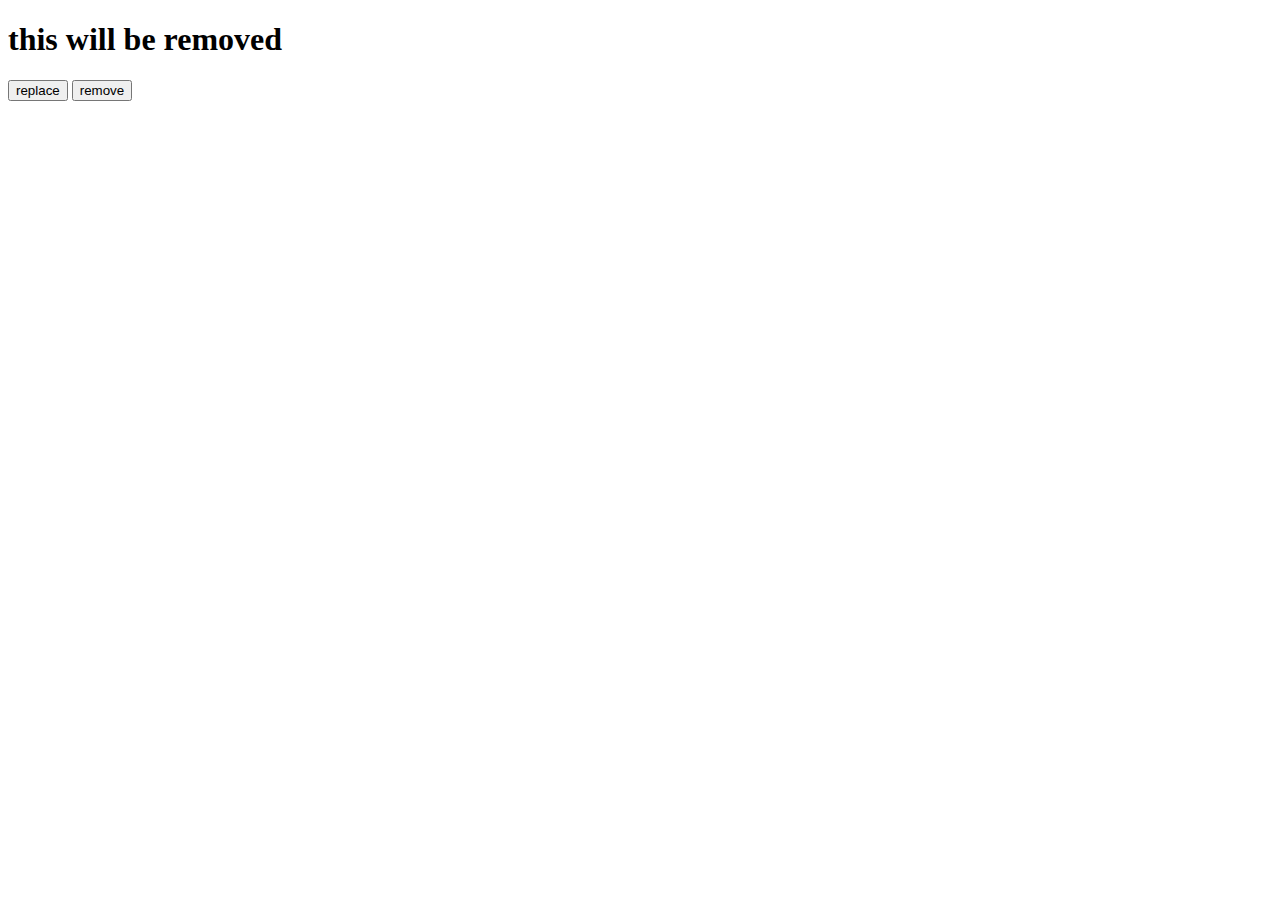
<file: HTML+JS/day14/index.html>
<!DOCTYPE html>
<html lang="en">
<head>
    <meta charset="UTF-8">
    <meta name="viewport" content="width=device-width, initial-scale=1.0">
    <title>Document</title>
</head>
<body>
    <div id="parent">
        <h1 id="child">this will be removed</h1>
    </div>



    <button onclick="replace()">replace</button>
    <button onclick="remove()" >remove</button>

    <script src="script.js"></script>
</body>
</html>
</file>
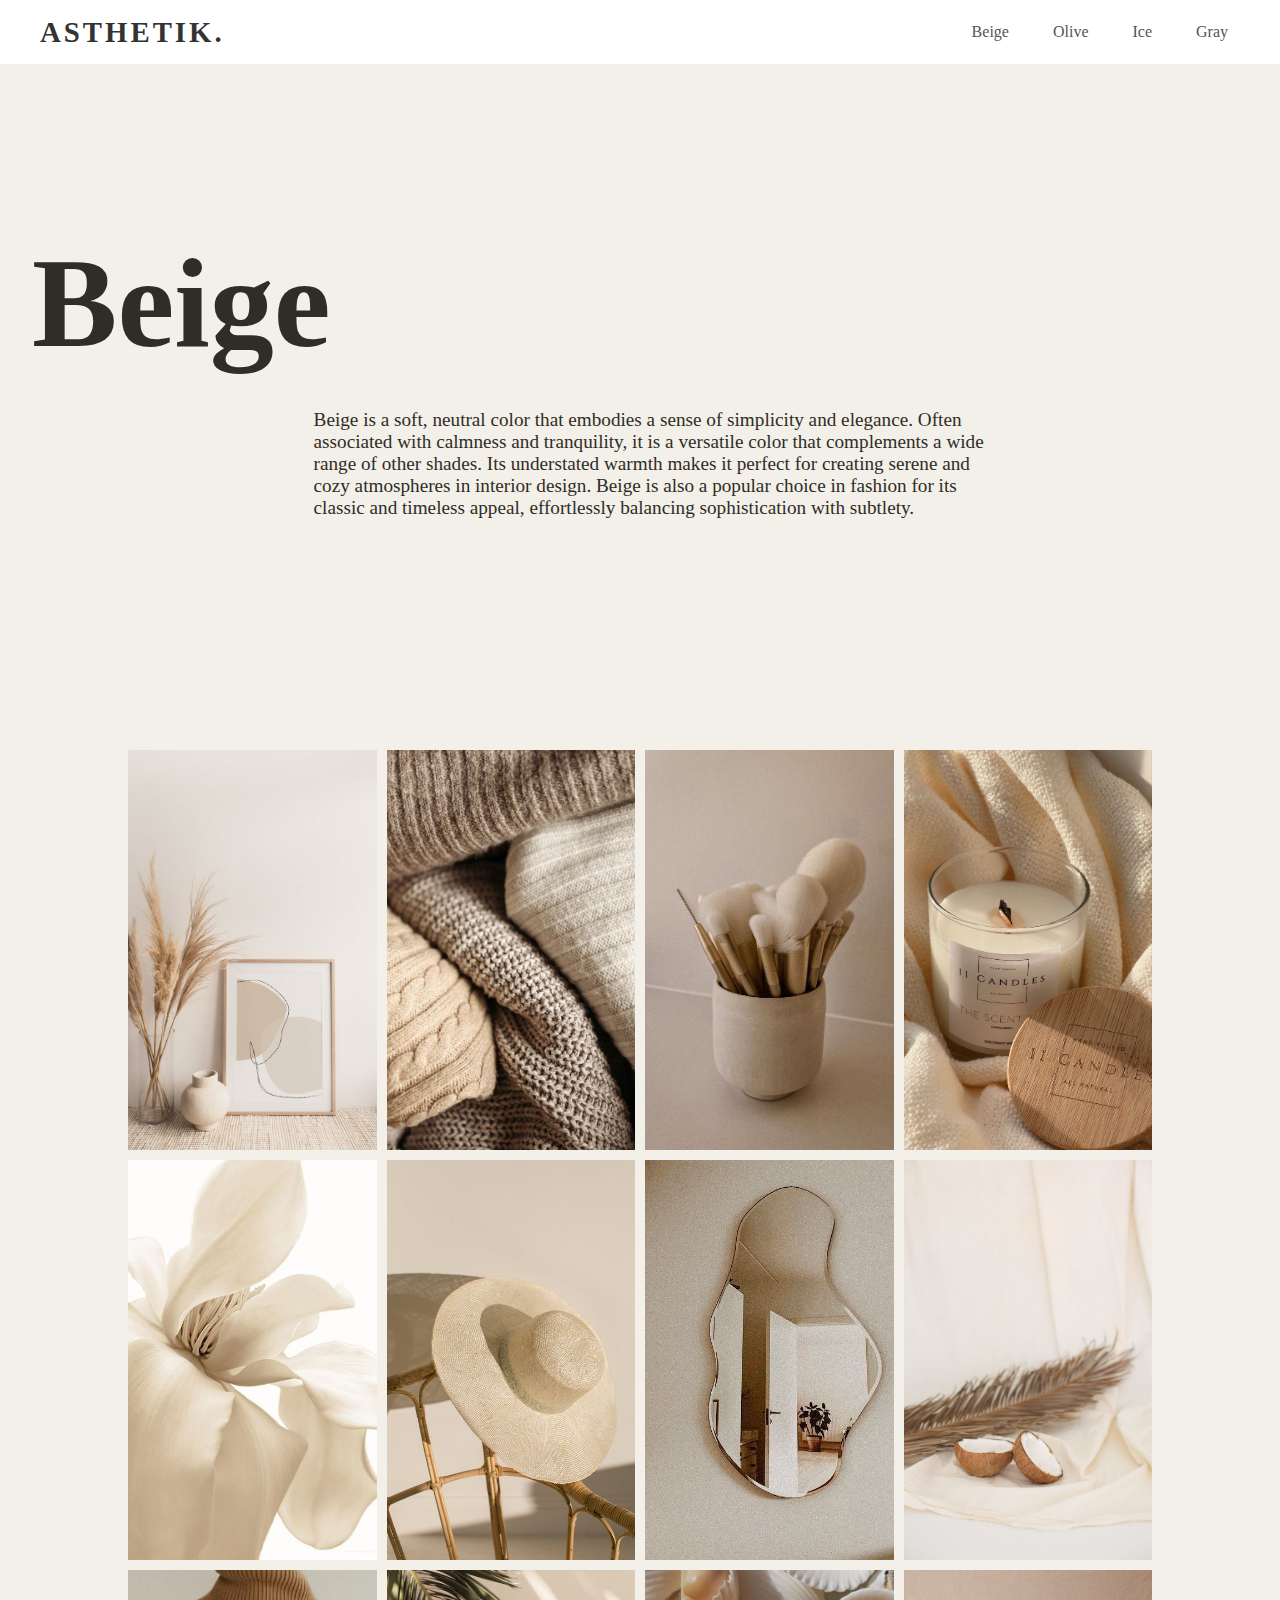
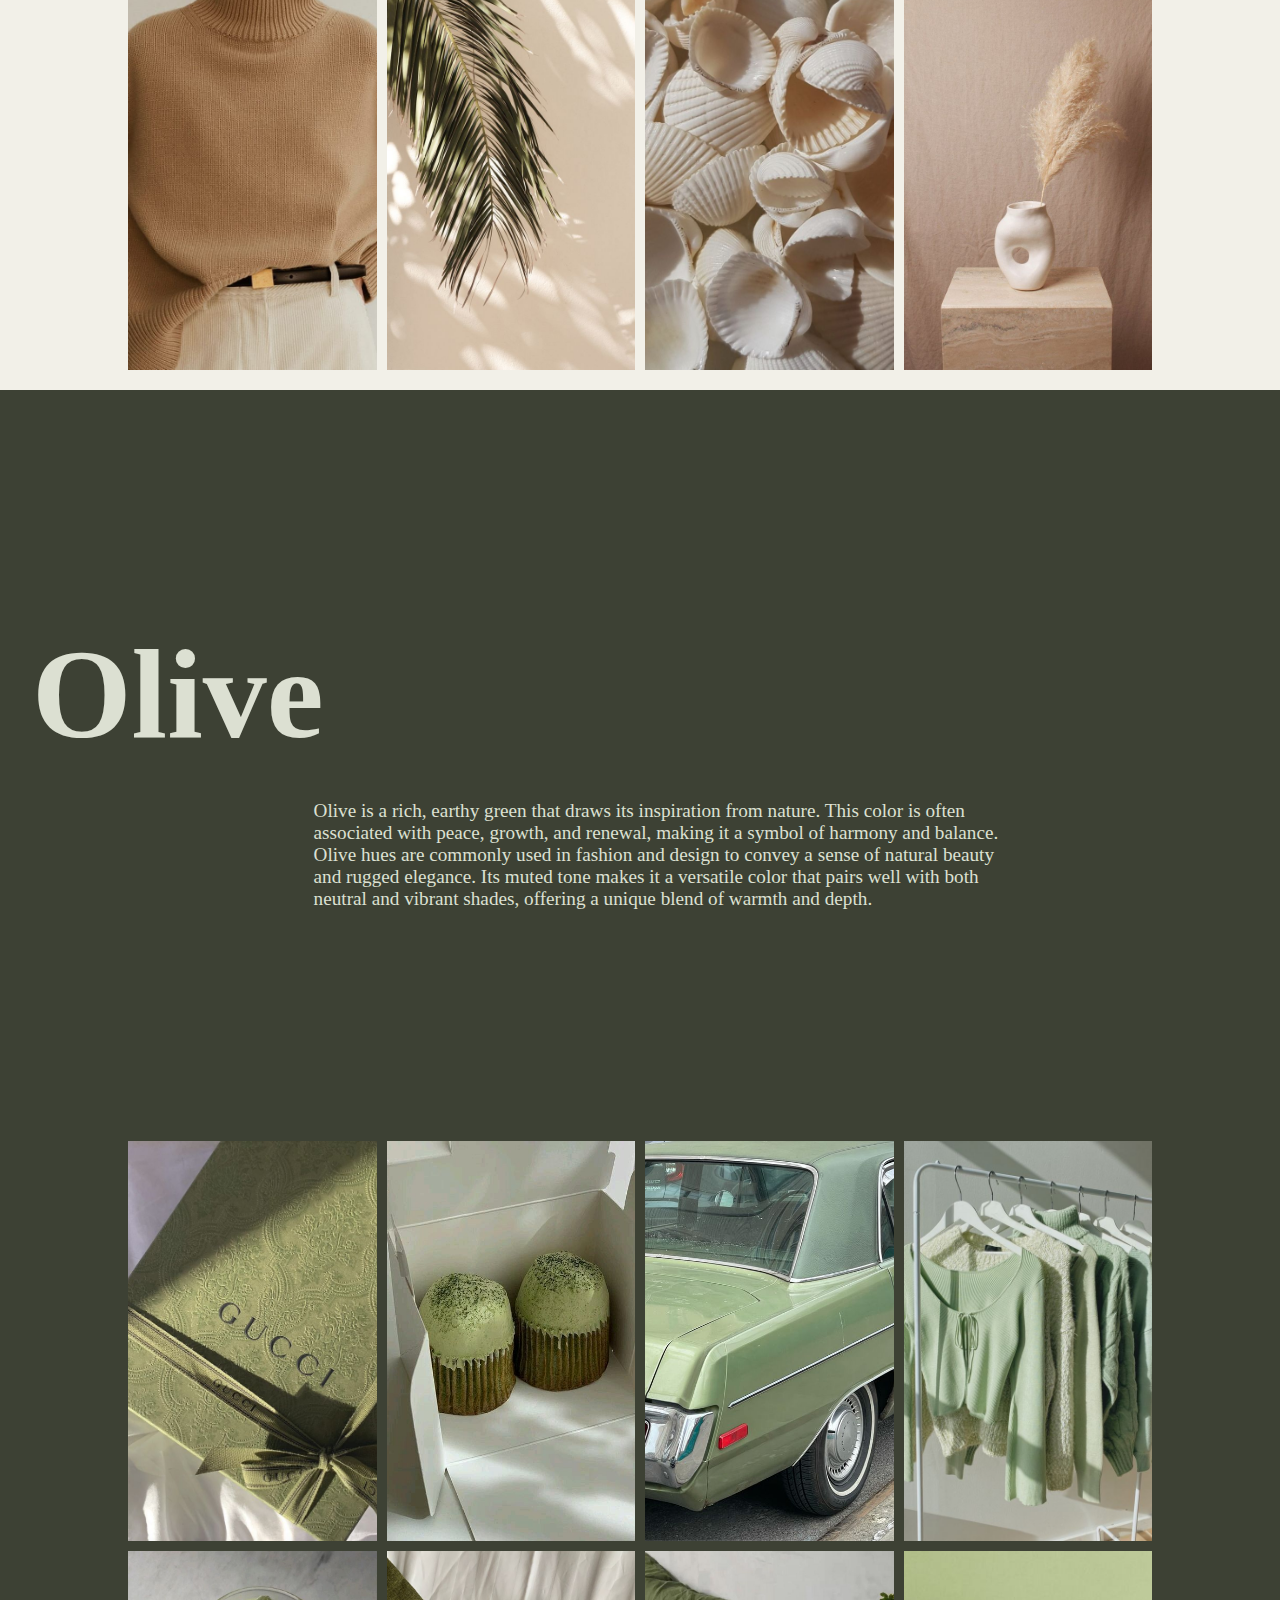
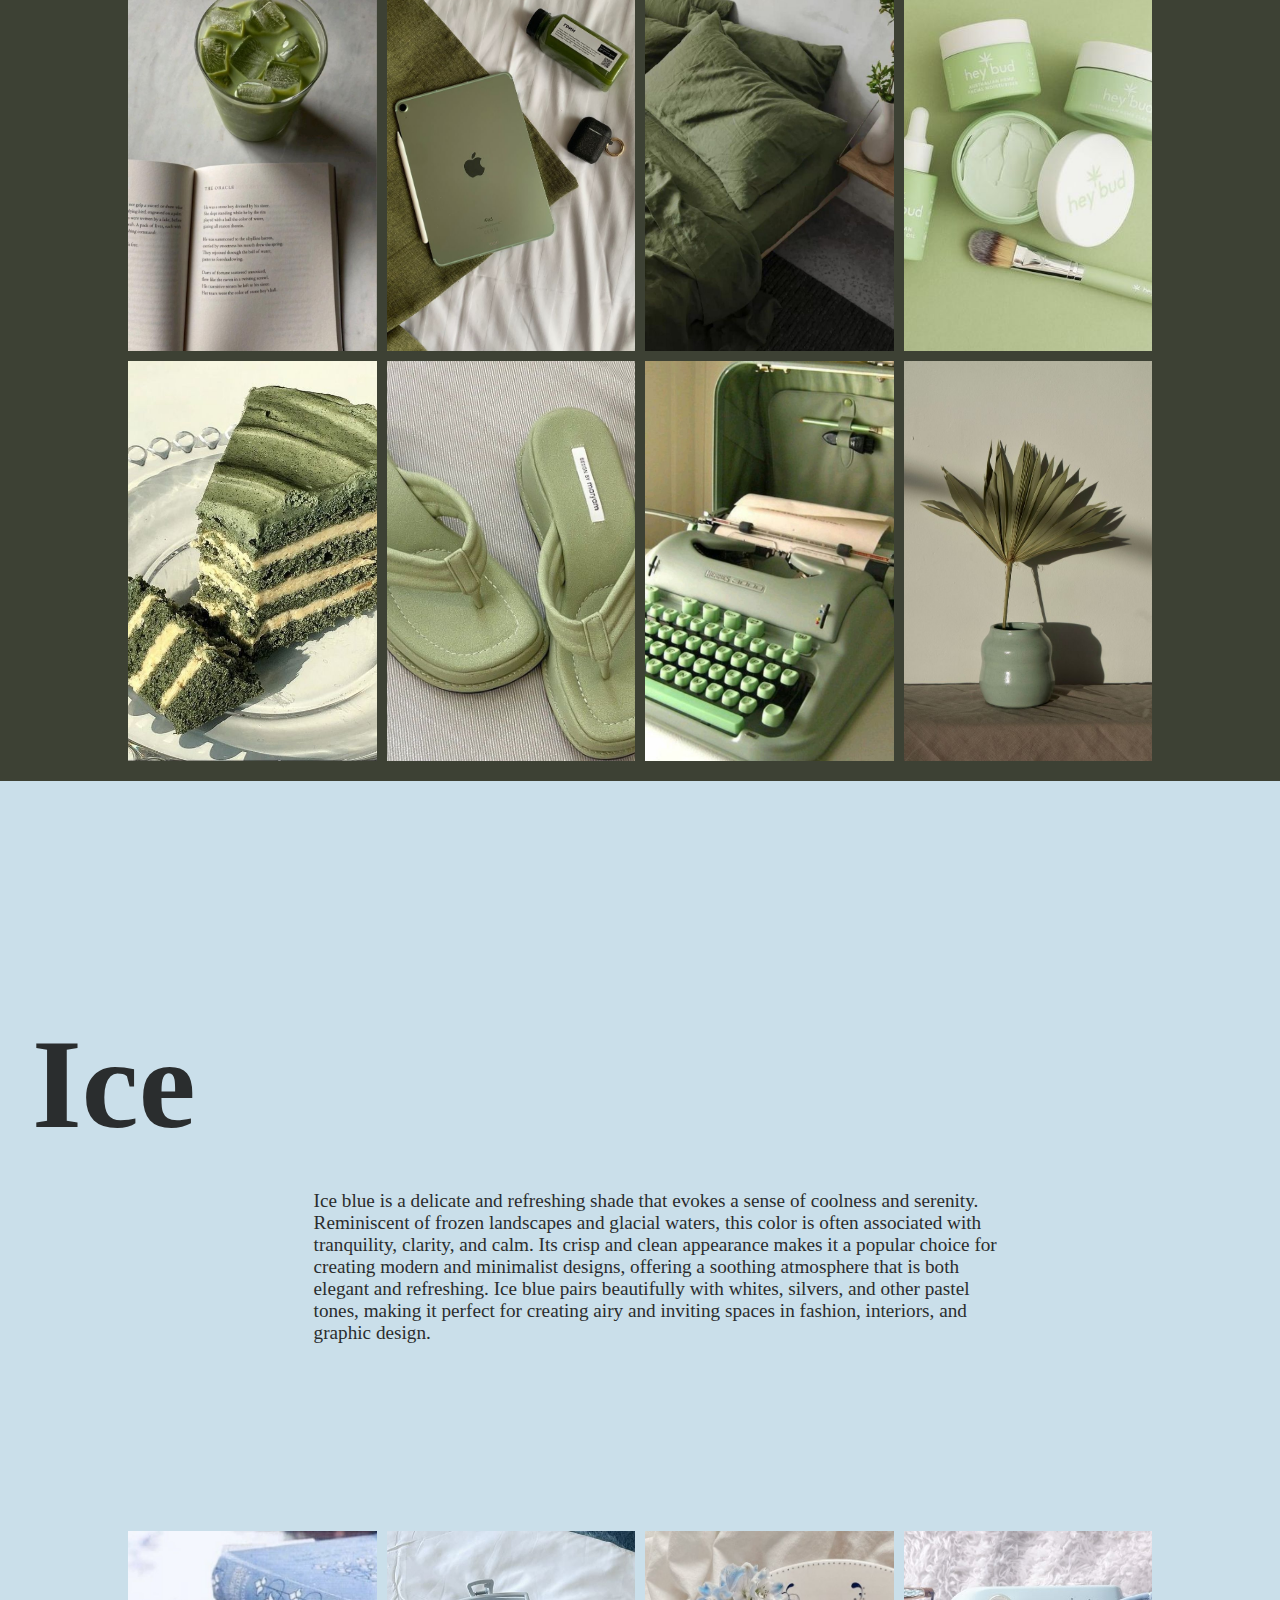
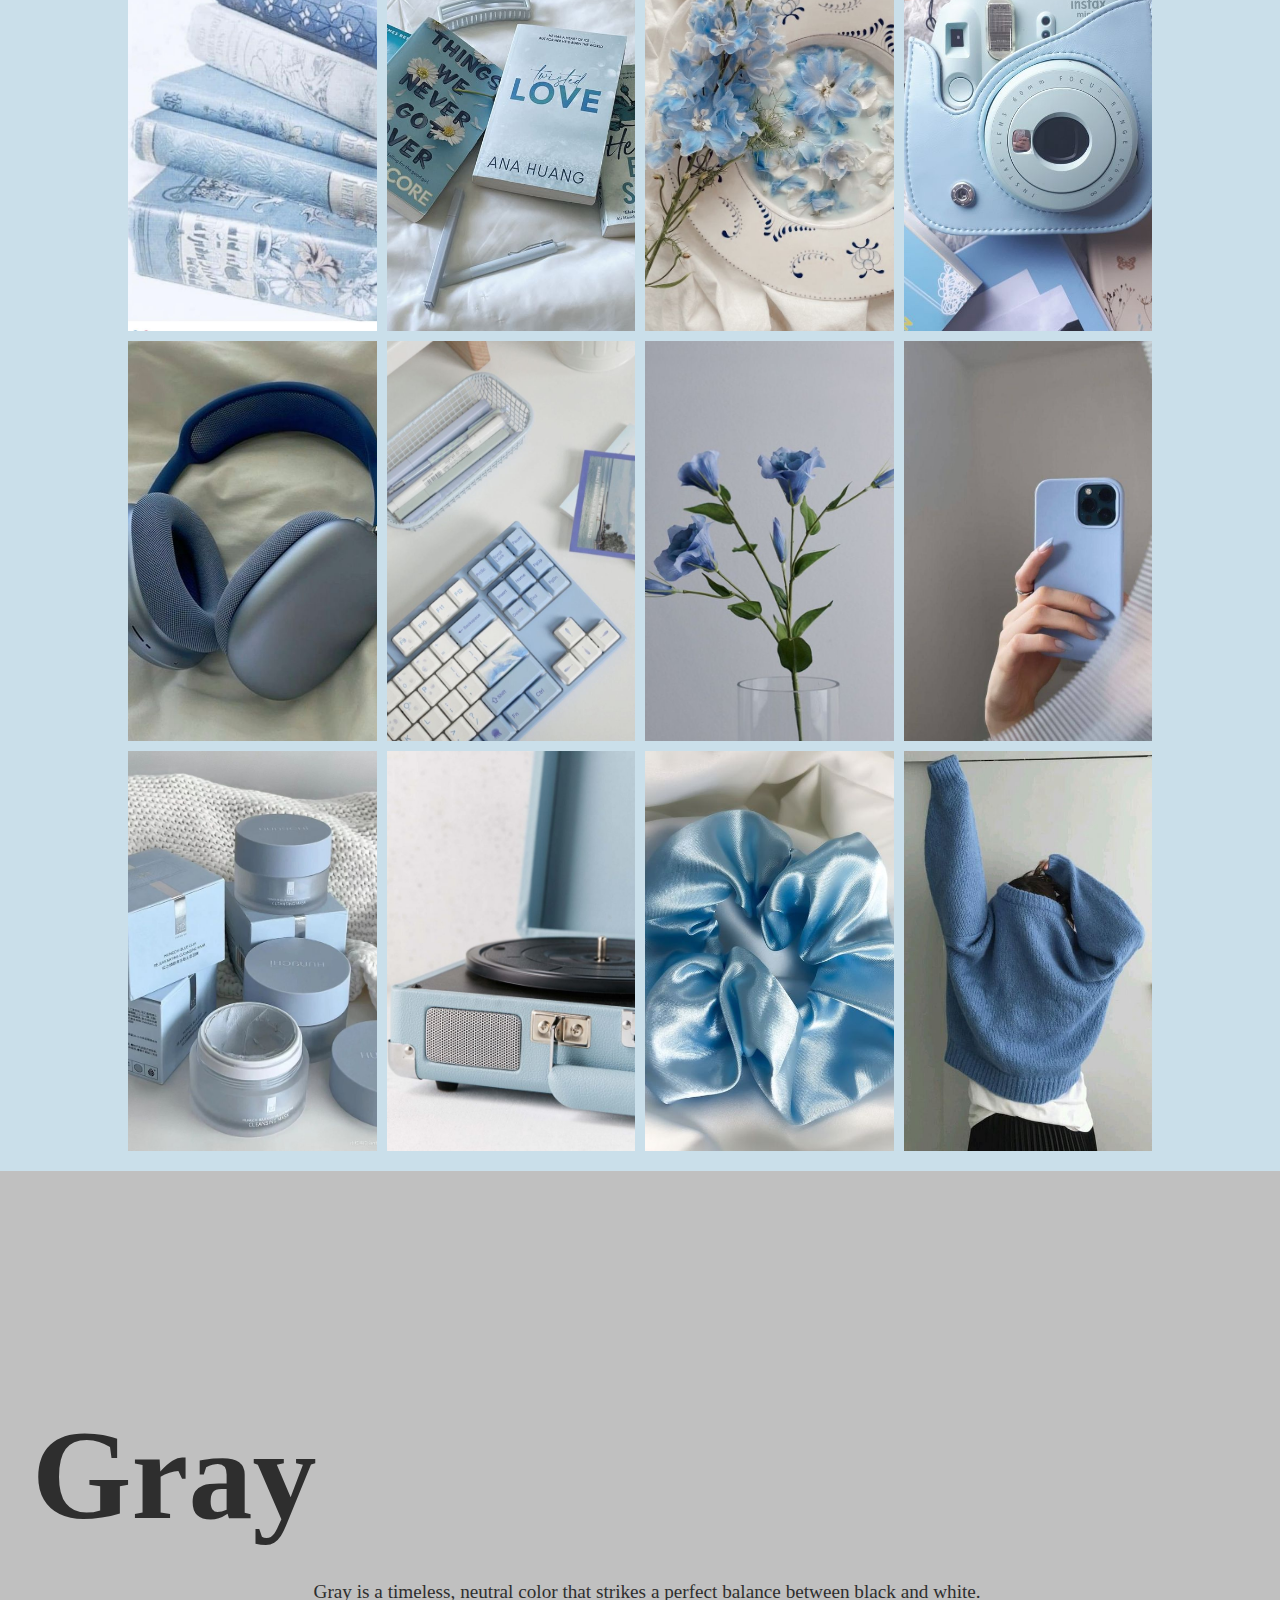
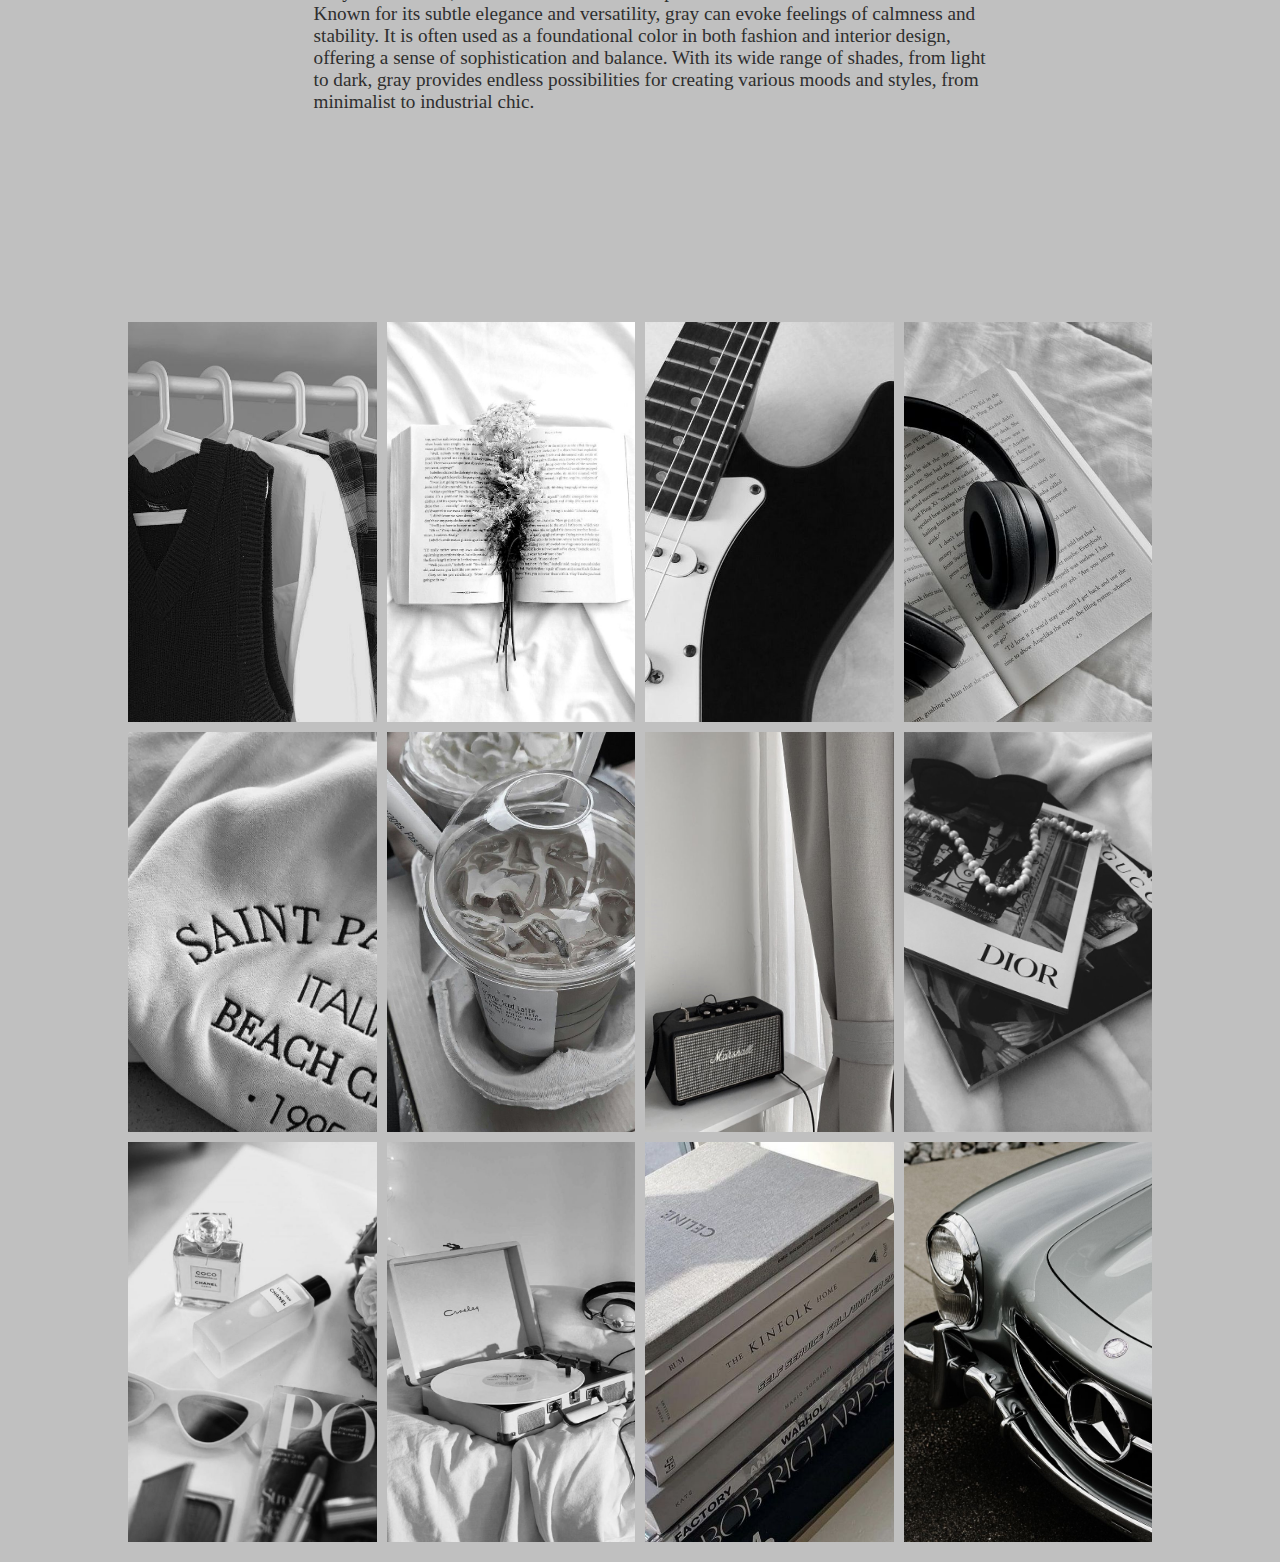
<file: HTML/day10/index.html>
<!DOCTYPE html>
<html lang="en">

<head>
    <meta charset="UTF-8">
    <meta name="viewport" content="width=device-width, initial-scale=1.0">
    <link rel="stylesheet" href="style.css">
    <title>ASTHETIK - Your Home, Your Aesthetic</title>
</head>

<body>
    <header>
        <h1 id="logo">ASTHETIK.</h1>
        <nav>
            <a href="#beige">Beige</a>
            <a href="#olive">Olive</a>
            <a href="#ice">Ice</a>
            <a href="#gray">Gray</a>
        </nav>
    </header>

    <main>
        <section id="beige">
            <article class="content">
                <h1>Beige</h1>
                <p>Beige is a soft, neutral color that embodies a sense of simplicity and elegance. Often associated
                    with
                    calmness and tranquility, it is a versatile color that complements a wide range of other shades. Its
                    understated warmth makes it perfect for creating serene and cozy atmospheres in interior design.
                    Beige
                    is also a popular choice in fashion for its classic and timeless appeal, effortlessly balancing
                    sophistication with subtlety.
                </p>
            </article>
            <div class="gallery">
                <div class="grid-item"><img src="images/Beige/image (1).jpg">
                </div>
                <div class="grid-item"><img src="images/Beige/image (2).jpg">
                </div>
                <div class="grid-item"><img src="images/Beige/image (3).jpg">
                </div>
                <div class="grid-item"><img src="images/Beige/image (4).jpg">
                </div>
                <div class="grid-item"><img src="images/Beige/image (5).jpg">
                </div>
                <div class="grid-item"><img src="images/Beige/image (6).jpg">
                </div>
                <div class="grid-item"><img src="images/Beige/image (7).jpg">
                </div>
                <div class="grid-item"><img src="images/Beige/image (8).jpg">
                </div>
                <div class="grid-item"><img src="images/Beige/image (9).jpg">
                </div>
                <div class="grid-item"><img src="images/Beige/image (10).jpg">
                </div>
                <div class="grid-item"><img src="images/Beige/image (11).jpg">
                </div>
                <div class="grid-item"><img src="images/Beige/image (12).jpg">
                </div>
            </div>

        </section>
        <section id="olive">
            <article class="content">
                <h1>Olive</h1>
                <p>Olive is a rich, earthy green that draws its inspiration from nature. This color is often associated
                    with
                    peace, growth, and renewal, making it a symbol of harmony and balance. Olive hues are commonly used
                    in
                    fashion and design to convey a sense of natural beauty and rugged elegance. Its muted tone makes it
                    a
                    versatile color that pairs well with both neutral and vibrant shades, offering a unique blend of
                    warmth
                    and depth.
                </p>
            </article>
            <div class="gallery">
                <div class="grid-item"> <img src="images/Olive/image (1).jpg">
                </div>
                <div class="grid-item"> <img src="images/Olive/image (2).jpg">
                </div>
                <div class="grid-item"> <img src="images/Olive/image (3).jpg">
                </div>
                <div class="grid-item"> <img src="images/Olive/image (4).jpg">
                </div>
                <div class="grid-item"> <img src="images/Olive/image (5).jpg">
                </div>
                <div class="grid-item"> <img src="images/Olive/image (6).jpg">
                </div>
                <div class="grid-item"> <img src="images/Olive/image (7).jpg">
                </div>
                <div class="grid-item"> <img src="images/Olive/image (8).jpg">
                </div>
                <div class="grid-item"> <img src="images/Olive/image (9).jpg">
                </div>
                <div class="grid-item"> <img src="images/Olive/image (10).jpg"> </div>
                <div class="grid-item"> <img src="images/Olive/image (11).jpg"> </div>
                <div class="grid-item"> <img src="images/Olive/image (12).jpg"> </div>
            </div>
        </section>
        <section id="ice">
            <article class="content">
                <h1>Ice</h1>
                <p>Ice blue is a delicate and refreshing shade that evokes a sense of coolness and serenity. Reminiscent
                    of frozen landscapes and glacial waters, this color is often associated with tranquility, clarity,
                    and calm. Its crisp and clean appearance makes it a popular choice for creating modern and
                    minimalist designs, offering a soothing atmosphere that is both elegant and refreshing. Ice blue
                    pairs beautifully with whites, silvers, and other pastel tones, making it perfect for creating airy
                    and inviting spaces in fashion, interiors, and graphic design.</p>
            </article>
            <div class="gallery">
                <div class="grid-item"><img src="images/Ice/image (1).jpg">
                </div>
                <div class="grid-item"> <img src="images/Ice/image (2).jpg">
                </div>
                <div class="grid-item"> <img src="images/Ice/image (3).jpg">
                </div>
                <div class="grid-item"> <img src="images/Ice/image (4).jpg">
                </div>
                <div class="grid-item"> <img src="images/Ice/image (5).jpg">
                </div>
                <div class="grid-item"> <img src="images/Ice/image (6).jpg">
                </div>
                <div class="grid-item"> <img src="images/Ice/image (7).jpg">
                </div>
                <div class="grid-item"> <img src="images/Ice/image (8).jpg">
                </div>
                <div class="grid-item"> <img src="images/Ice/image (9).jpg">
                </div>
                <div class="grid-item"> <img src="images/Ice/image (10).jpg">
                </div>
                <div class="grid-item"> <img src="images/Ice/image (11).jpg">
                </div>
                <div class="grid-item"> <img src="images/Ice/image (12).jpg">
                </div>
            </div>
        </section>
        <section id="gray">
            <article class="content">
                <h1>Gray</h1>
                <p>Gray is a timeless, neutral color that strikes a perfect balance between black and white. Known for
                    its
                    subtle elegance and versatility, gray can evoke feelings of calmness and stability. It is often used
                    as
                    a foundational color in both fashion and interior design, offering a sense of sophistication and
                    balance. With its wide range of shades, from light to dark, gray provides endless possibilities for
                    creating various moods and styles, from minimalist to industrial chic.</p>
            </article>
            <div class="gallery">
                <div class="grid-item"> <img src="images/Gray/image (1).jpg">
                </div>
                <div class="grid-item"> <img src="images/Gray/image (2).jpg">
                </div>
                <div class="grid-item"> <img src="images/Gray/image (3).jpg">
                </div>
                <div class="grid-item"> <img src="images/Gray/image (4).jpg">
                </div>
                <div class="grid-item"> <img src="images/Gray/image (5).jpg">
                </div>
                <div class="grid-item"> <img src="images/Gray/image (6).jpg">
                </div>
                <div class="grid-item"> <img src="images/Gray/image (7).jpg">
                </div>
                <div class="grid-item"> <img src="images/Gray/image (8).jpg">
                </div>
                <div class="grid-item"> <img src="images/Gray/image (9).jpg">
                </div>
                <div class="grid-item"> <img src="images/Gray/image (10).jpg">
                </div>
                <div class="grid-item"> <img src="images/Gray/image (11).jpg">
                </div>
                <div class="grid-item"> <img src="images/Gray/image (12).jpg">
                </div>
            </div>
        </section>
    </main>
</body>


</html>
</file>
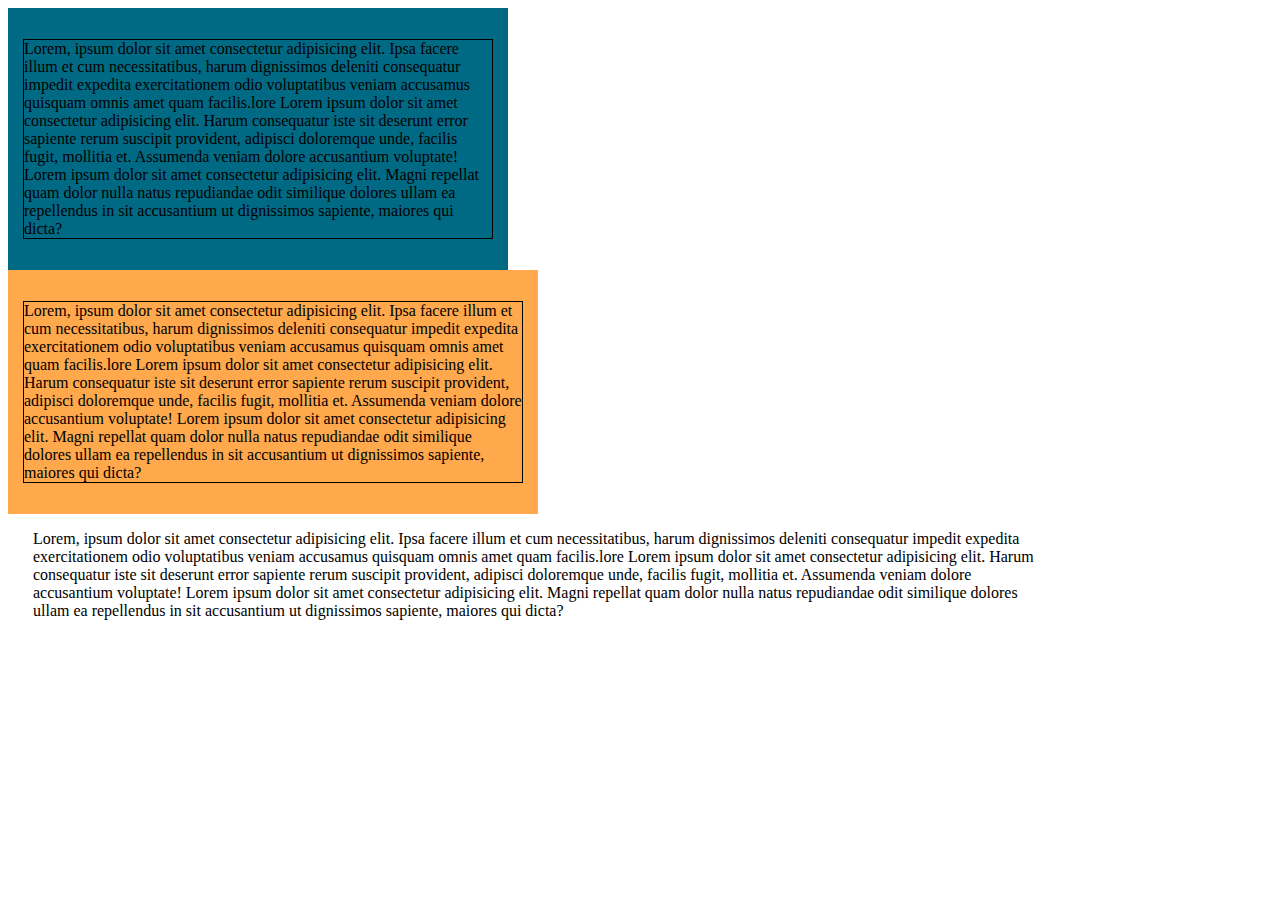
<file: HTML/day11/index.html>
<!DOCTYPE html>
<html lang="en">

<head>
    <meta charset="UTF-8">
    <meta name="viewport" content="width=device-width, initial-scale=1.0">
    <title>Document</title>
    <link rel="stylesheet" href="style.css">
</head>

<body>
    <div class="first">
        <p>Lorem, ipsum dolor sit amet consectetur adipisicing elit. Ipsa facere illum et cum necessitatibus, harum
            dignissimos deleniti consequatur impedit expedita exercitationem odio voluptatibus veniam accusamus quisquam
            omnis amet quam facilis.lore Lorem ipsum dolor sit amet consectetur adipisicing elit. Harum consequatur iste
            sit deserunt error sapiente rerum suscipit provident, adipisci doloremque unde, facilis fugit, mollitia et.
            Assumenda veniam dolore accusantium voluptate! Lorem ipsum dolor sit amet consectetur adipisicing elit.
            Magni repellat quam dolor nulla natus repudiandae odit similique dolores ullam ea repellendus in sit
            accusantium ut dignissimos sapiente, maiores qui dicta?</p>
    </div>

    <div class="second">
        <p>Lorem, ipsum dolor sit amet consectetur adipisicing elit. Ipsa facere illum et cum necessitatibus, harum
            dignissimos deleniti consequatur impedit expedita exercitationem odio voluptatibus veniam accusamus quisquam
            omnis amet quam facilis.lore Lorem ipsum dolor sit amet consectetur adipisicing elit. Harum consequatur iste
            sit deserunt error sapiente rerum suscipit provident, adipisci doloremque unde, facilis fugit, mollitia et.
            Assumenda veniam dolore accusantium voluptate! Lorem ipsum dolor sit amet consectetur adipisicing elit.
            Magni repellat quam dolor nulla natus repudiandae odit similique dolores ullam ea repellendus in sit
            accusantium ut dignissimos sapiente, maiores qui dicta?</p>
    </div>

    <div class="third">
        <p>Lorem, ipsum dolor sit amet consectetur adipisicing elit. Ipsa facere illum et cum necessitatibus, harum
            dignissimos deleniti consequatur impedit expedita exercitationem odio voluptatibus veniam accusamus quisquam
            omnis amet quam facilis.lore Lorem ipsum dolor sit amet consectetur adipisicing elit. Harum consequatur iste
            sit deserunt error sapiente rerum suscipit provident, adipisci doloremque unde, facilis fugit, mollitia et.
            Assumenda veniam dolore accusantium voluptate! Lorem ipsum dolor sit amet consectetur adipisicing elit.
            Magni repellat quam dolor nulla natus repudiandae odit similique dolores ullam ea repellendus in sit
            accusantium ut dignissimos sapiente, maiores qui dicta?</p>
    </div>

</body>

</html>
</file>
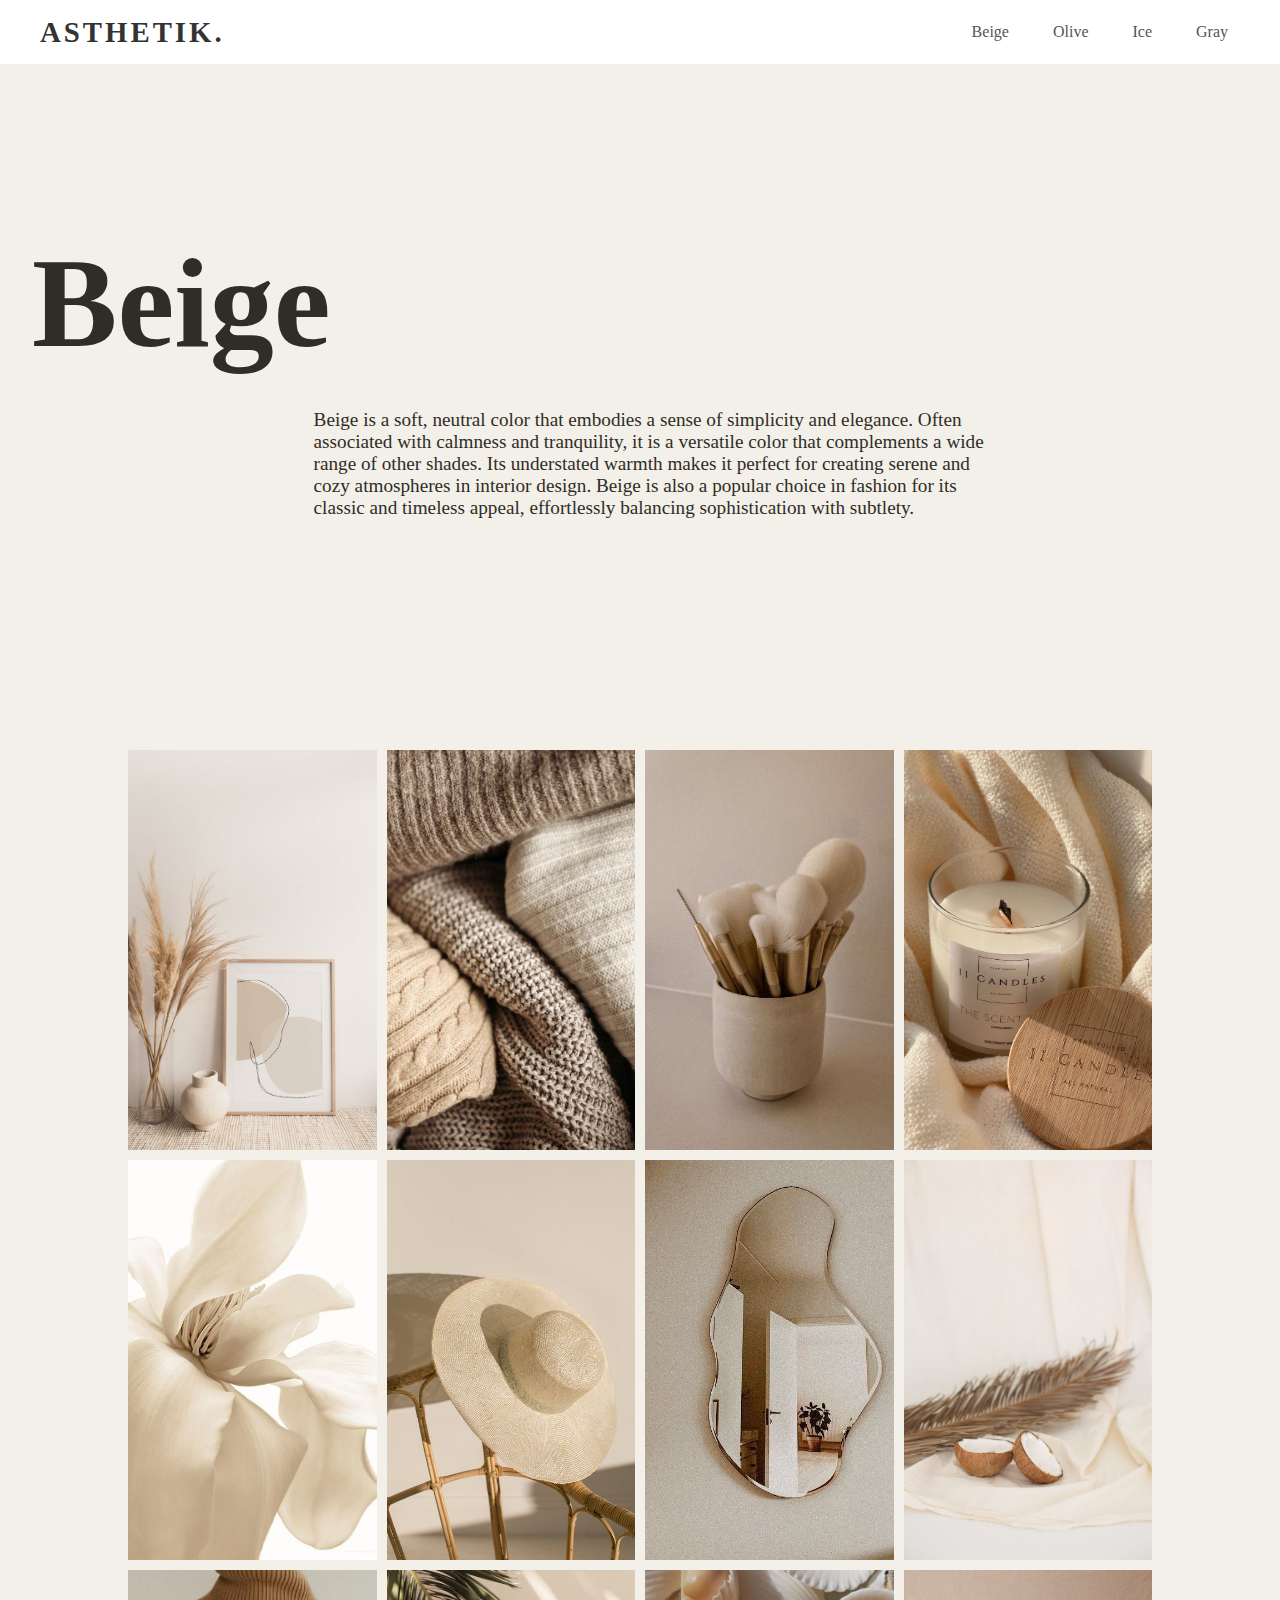
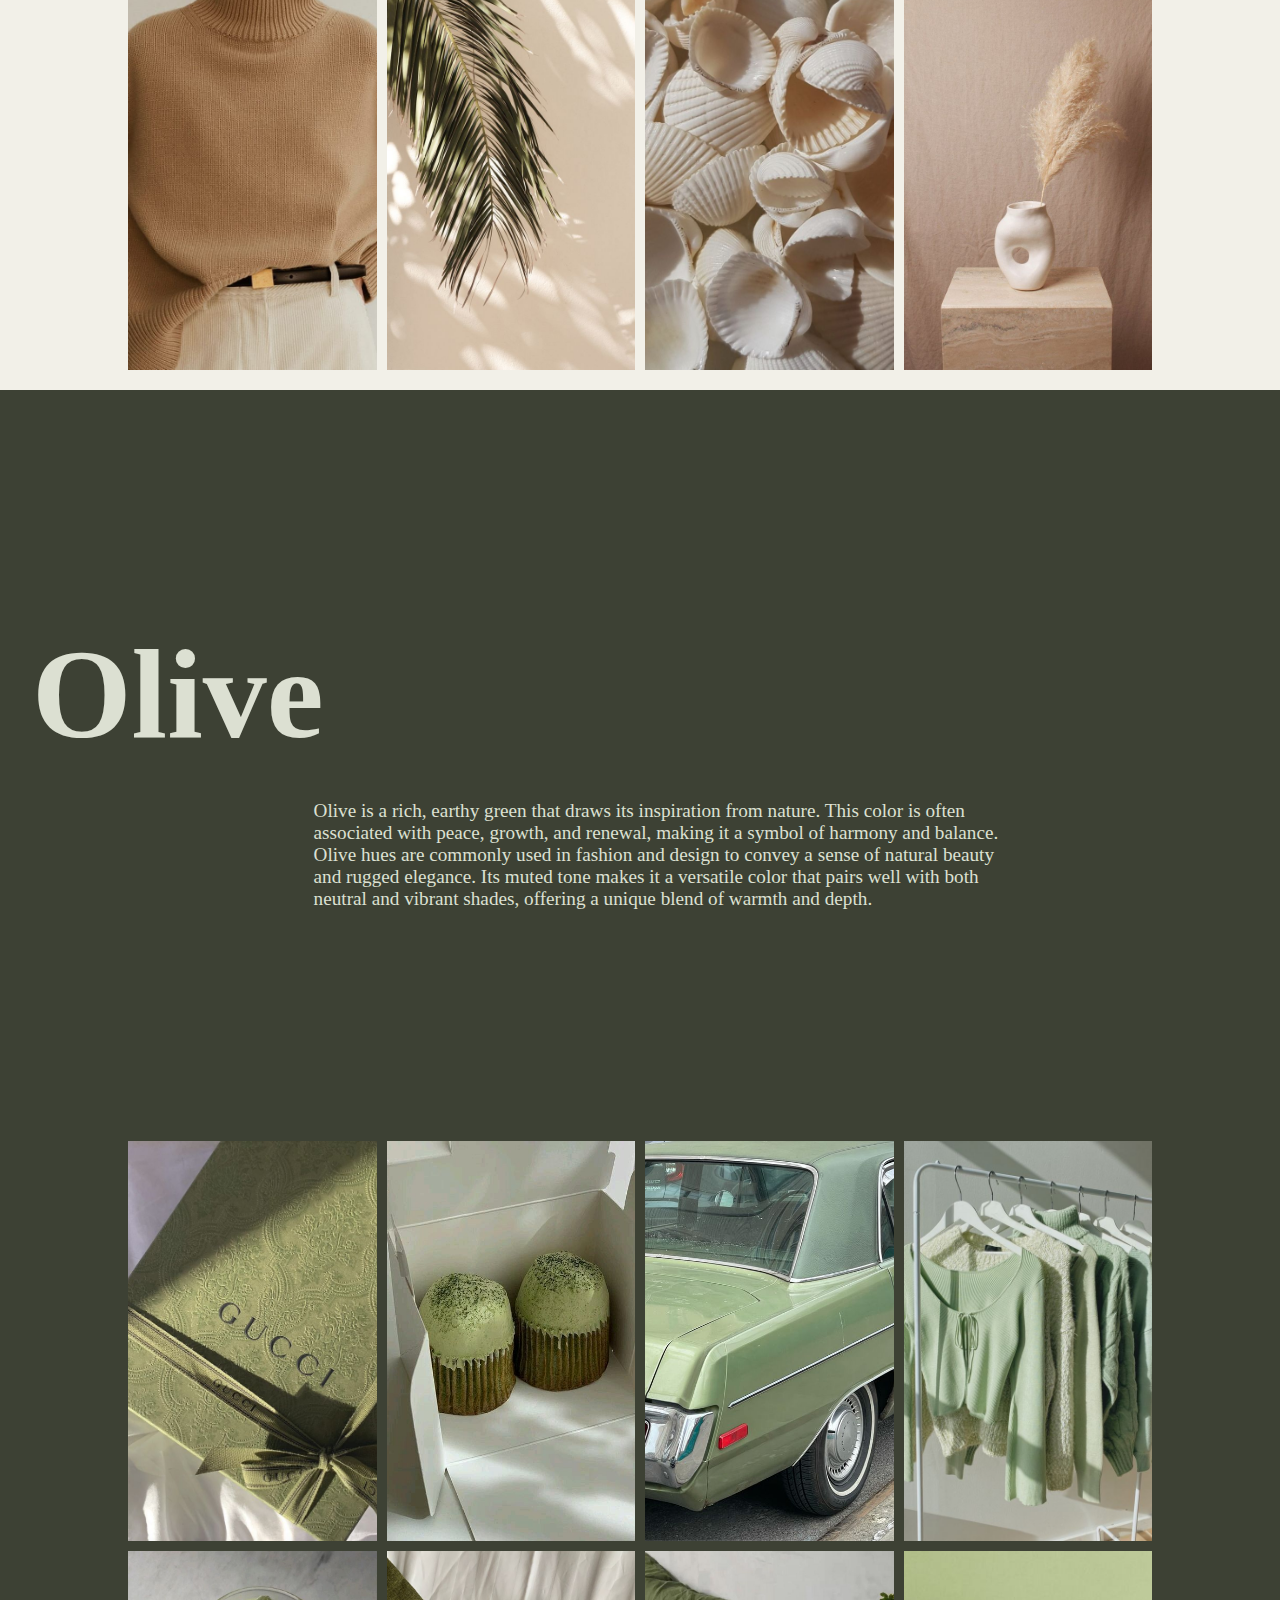
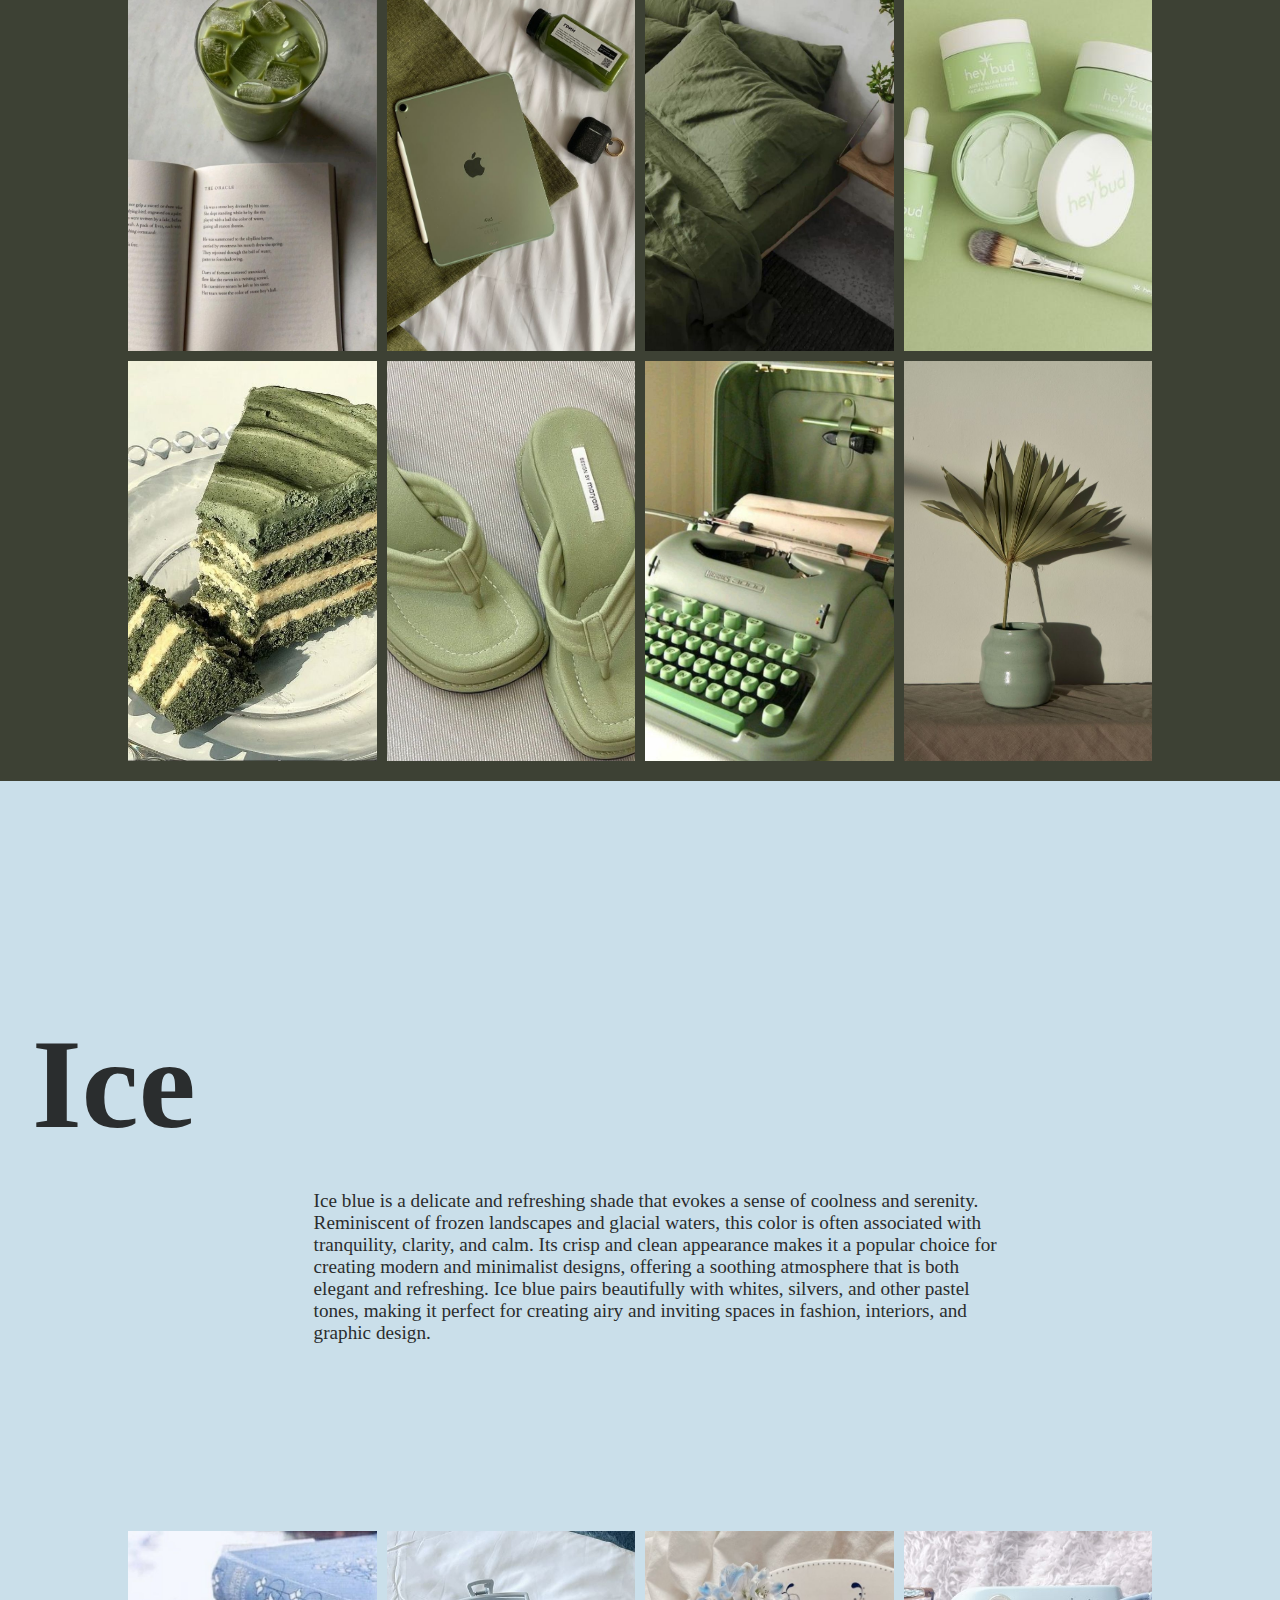
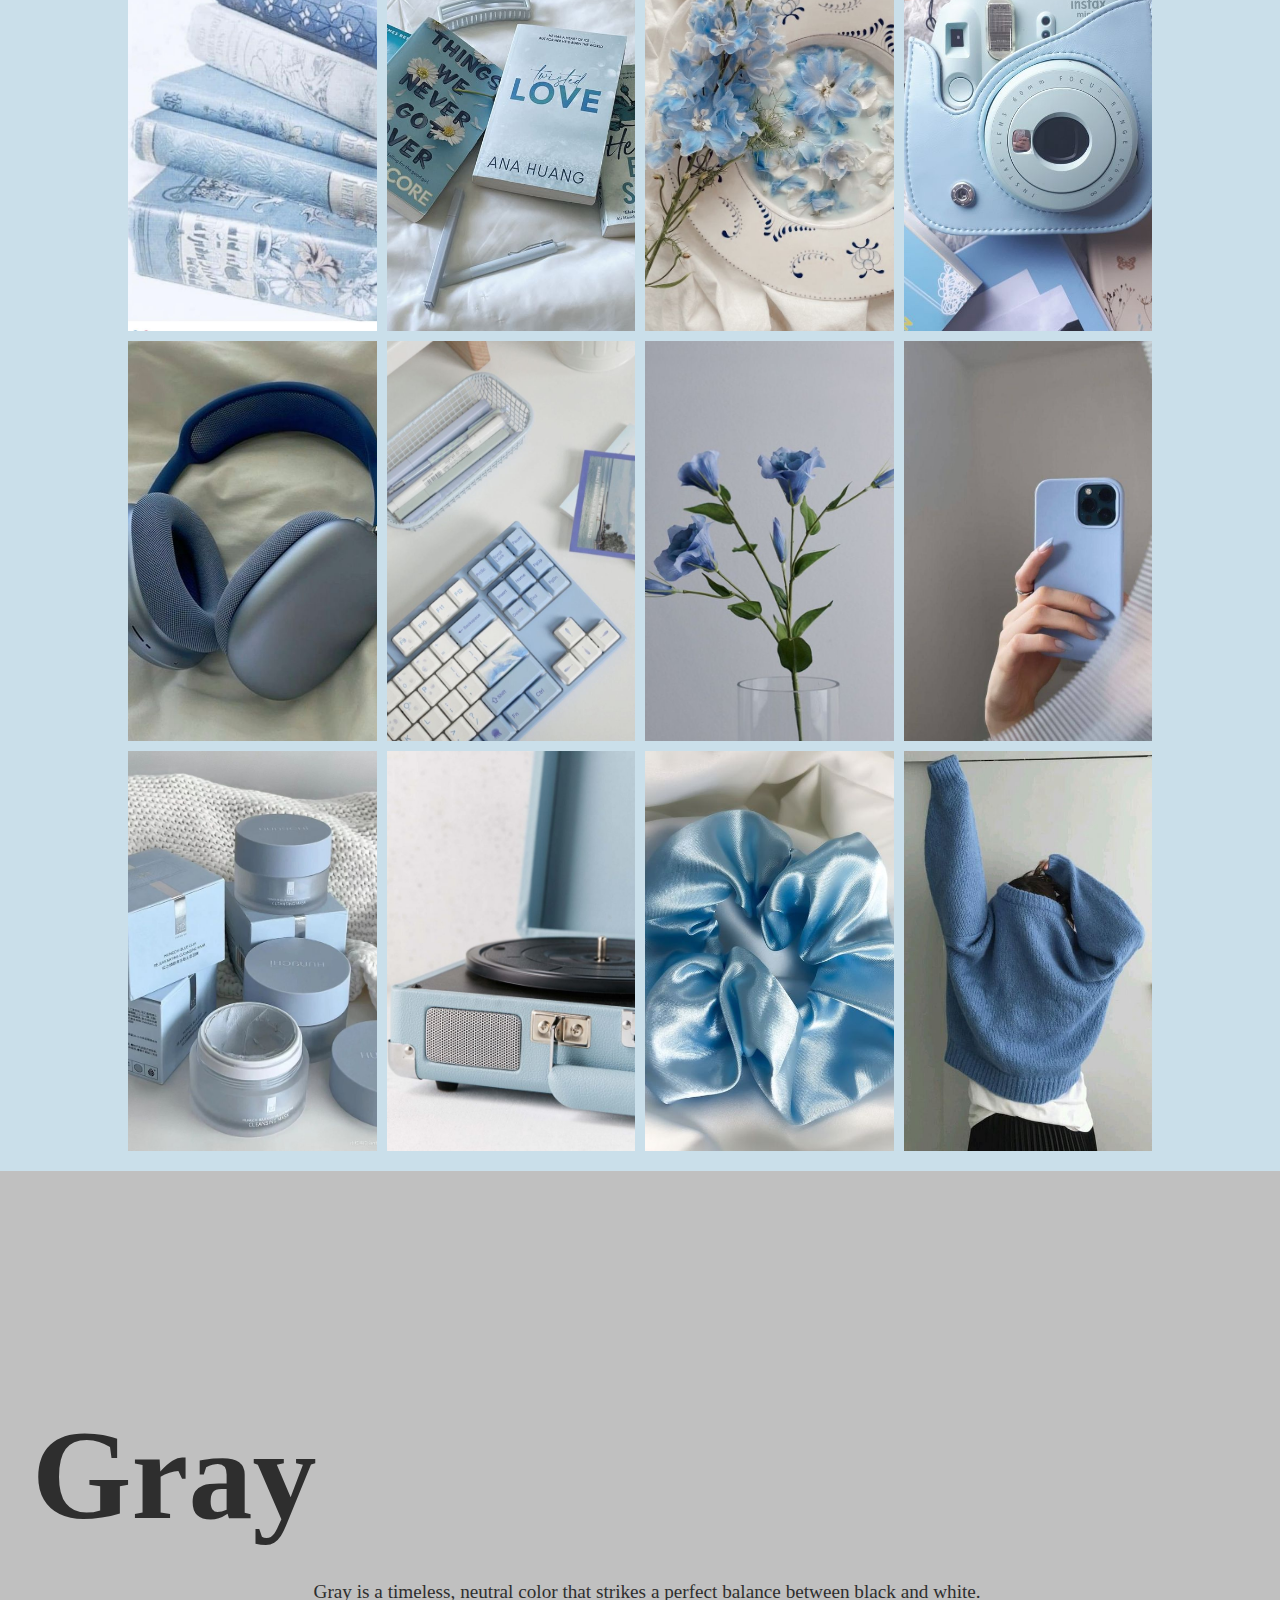
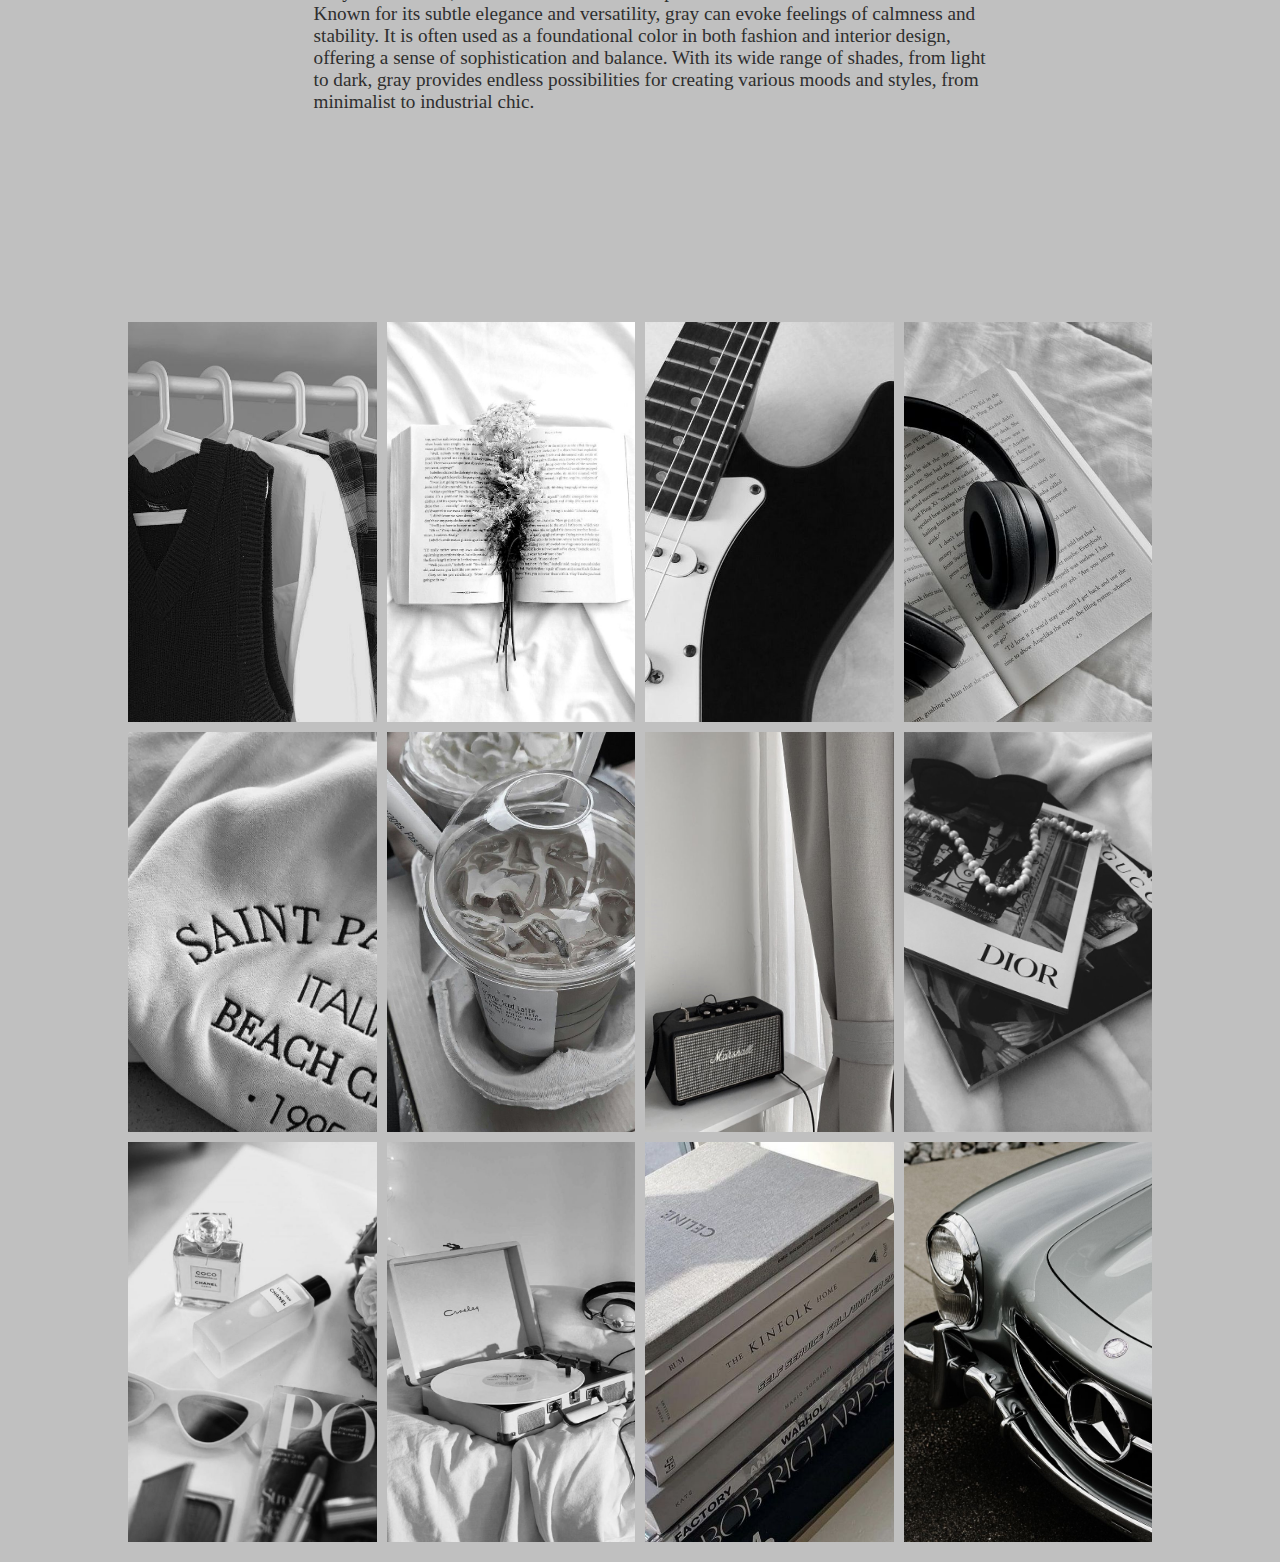
<file: HTML/day12/index.html>
<!DOCTYPE html>
<html lang="en">

<head>
    <meta charset="UTF-8">
    <meta name="viewport" content="width=device-width, initial-scale=1.0">
    <link rel="stylesheet" href="style.css">
    <title>ASTHETIK - Your Home, Your Aesthetic</title>
</head>

<body>
    <header>
        <h1 id="logo">ASTHETIK.</h1>
        
        <nav>
            <a href="#beige">Beige</a>
            <a href="#olive">Olive</a>
            <a href="#ice">Ice</a>
            <a href="#gray">Gray</a>
        </nav>
    </header>

    <main>
        <section id="beige">
            <article class="content">
                <h1>Beige</h1>
                <p>Beige is a soft, neutral color that embodies a sense of simplicity and elegance. Often associated
                    with
                    calmness and tranquility, it is a versatile color that complements a wide range of other shades. Its
                    understated warmth makes it perfect for creating serene and cozy atmospheres in interior design.
                    Beige
                    is also a popular choice in fashion for its classic and timeless appeal, effortlessly balancing
                    sophistication with subtlety.
                </p>
            </article>
            <div class="gallery">
                <div class="grid-item"><img src="images/Beige/image (1).jpg">
                </div>
                <div class="grid-item"><img src="images/Beige/image (2).jpg">
                </div>
                <div class="grid-item"><img src="images/Beige/image (3).jpg">
                </div>
                <div class="grid-item"><img src="images/Beige/image (4).jpg">
                </div>
                <div class="grid-item"><img src="images/Beige/image (5).jpg">
                </div>
                <div class="grid-item"><img src="images/Beige/image (6).jpg">
                </div>
                <div class="grid-item"><img src="images/Beige/image (7).jpg">
                </div>
                <div class="grid-item"><img src="images/Beige/image (8).jpg">
                </div>
                <div class="grid-item"><img src="images/Beige/image (9).jpg">
                </div>
                <div class="grid-item"><img src="images/Beige/image (10).jpg">
                </div>
                <div class="grid-item"><img src="images/Beige/image (11).jpg">
                </div>
                <div class="grid-item"><img src="images/Beige/image (12).jpg">
                </div>
            </div>

        </section>
        <section id="olive">
            <article class="content">
                <h1>Olive</h1>
                <p>Olive is a rich, earthy green that draws its inspiration from nature. This color is often associated
                    with
                    peace, growth, and renewal, making it a symbol of harmony and balance. Olive hues are commonly used
                    in
                    fashion and design to convey a sense of natural beauty and rugged elegance. Its muted tone makes it
                    a
                    versatile color that pairs well with both neutral and vibrant shades, offering a unique blend of
                    warmth
                    and depth.
                </p>
            </article>
            <div class="gallery">
                <div class="grid-item"> <img src="images/Olive/image (1).jpg">
                </div>
                <div class="grid-item"> <img src="images/Olive/image (2).jpg">
                </div>
                <div class="grid-item"> <img src="images/Olive/image (3).jpg">
                </div>
                <div class="grid-item"> <img src="images/Olive/image (4).jpg">
                </div>
                <div class="grid-item"> <img src="images/Olive/image (5).jpg">
                </div>
                <div class="grid-item"> <img src="images/Olive/image (6).jpg">
                </div>
                <div class="grid-item"> <img src="images/Olive/image (7).jpg">
                </div>
                <div class="grid-item"> <img src="images/Olive/image (8).jpg">
                </div>
                <div class="grid-item"> <img src="images/Olive/image (9).jpg">
                </div>
                <div class="grid-item"> <img src="images/Olive/image (10).jpg"> </div>
                <div class="grid-item"> <img src="images/Olive/image (11).jpg"> </div>
                <div class="grid-item"> <img src="images/Olive/image (12).jpg"> </div>
            </div>
        </section>
        <section id="ice">
            <article class="content">
                <h1>Ice</h1>
                <p>Ice blue is a delicate and refreshing shade that evokes a sense of coolness and serenity. Reminiscent
                    of frozen landscapes and glacial waters, this color is often associated with tranquility, clarity,
                    and calm. Its crisp and clean appearance makes it a popular choice for creating modern and
                    minimalist designs, offering a soothing atmosphere that is both elegant and refreshing. Ice blue
                    pairs beautifully with whites, silvers, and other pastel tones, making it perfect for creating airy
                    and inviting spaces in fashion, interiors, and graphic design.</p>
            </article>
            <div class="gallery">
                <div class="grid-item"><img src="images/Ice/image (1).jpg">
                </div>
                <div class="grid-item"> <img src="images/Ice/image (2).jpg">
                </div>
                <div class="grid-item"> <img src="images/Ice/image (3).jpg">
                </div>
                <div class="grid-item"> <img src="images/Ice/image (4).jpg">
                </div>
                <div class="grid-item"> <img src="images/Ice/image (5).jpg">
                </div>
                <div class="grid-item"> <img src="images/Ice/image (6).jpg">
                </div>
                <div class="grid-item"> <img src="images/Ice/image (7).jpg">
                </div>
                <div class="grid-item"> <img src="images/Ice/image (8).jpg">
                </div>
                <div class="grid-item"> <img src="images/Ice/image (9).jpg">
                </div>
                <div class="grid-item"> <img src="images/Ice/image (10).jpg">
                </div>
                <div class="grid-item"> <img src="images/Ice/image (11).jpg">
                </div>
                <div class="grid-item"> <img src="images/Ice/image (12).jpg">
                </div>
            </div>
        </section>
        <section id="gray">
            <article class="content">
                <h1>Gray</h1>
                <p>Gray is a timeless, neutral color that strikes a perfect balance between black and white. Known for
                    its
                    subtle elegance and versatility, gray can evoke feelings of calmness and stability. It is often used
                    as
                    a foundational color in both fashion and interior design, offering a sense of sophistication and
                    balance. With its wide range of shades, from light to dark, gray provides endless possibilities for
                    creating various moods and styles, from minimalist to industrial chic.</p>
            </article>
            <div class="gallery">
                <div class="grid-item"> <img src="images/Gray/image (1).jpg">
                </div>
                <div class="grid-item"> <img src="images/Gray/image (2).jpg">
                </div>
                <div class="grid-item"> <img src="images/Gray/image (3).jpg">
                </div>
                <div class="grid-item"> <img src="images/Gray/image (4).jpg">
                </div>
                <div class="grid-item"> <img src="images/Gray/image (5).jpg">
                </div>
                <div class="grid-item"> <img src="images/Gray/image (6).jpg">
                </div>
                <div class="grid-item"> <img src="images/Gray/image (7).jpg">
                </div>
                <div class="grid-item"> <img src="images/Gray/image (8).jpg">
                </div>
                <div class="grid-item"> <img src="images/Gray/image (9).jpg">
                </div>
                <div class="grid-item"> <img src="images/Gray/image (10).jpg">
                </div>
                <div class="grid-item"> <img src="images/Gray/image (11).jpg">
                </div>
                <div class="grid-item"> <img src="images/Gray/image (12).jpg">
                </div>
            </div>
        </section>
    </main>
</body>


</html>
</file>
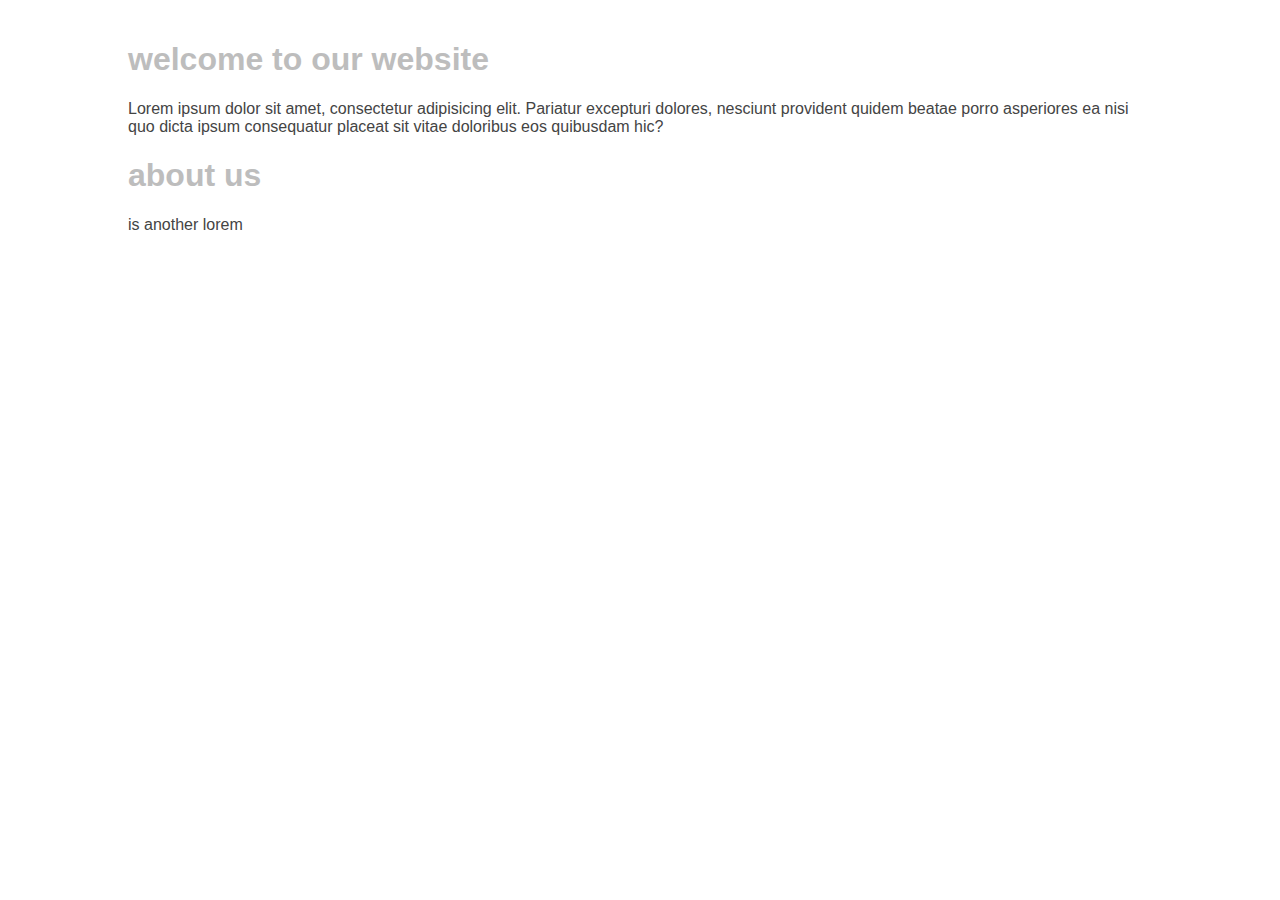
<file: HTML/day13/index.html>
<!DOCTYPE html>
<html lang="en">

<head>
    <meta charset="UTF-8">
    <meta name="viewport" content="width=device-width, initial-scale=1.0">
    <title>Document</title>
    <style>
        body {
            font-family: Arial, Helvetica, sans-serif;
            margin: 0;
            padding: 0;
        }

        .container {
            width: 80%;
            margin: 0 auto;
            padding: 20px;
        }

        h1 {
            color: rgb(189, 189, 189);
        }

        p {
            color: rgb(68, 68, 68);
        }

        @media screen and (max-width:600px) {
            .container {
                width: 90%;
            }

            h1 {
                color: red;
            }

            p {
                color: green;
            }
        }
    </style>
</head>

<body>
    <div class="container">
        <h1>welcome to our website</h1>
        <p>Lorem ipsum dolor sit amet, consectetur adipisicing elit. Pariatur excepturi dolores, nesciunt provident
            quidem beatae porro asperiores ea nisi quo dicta ipsum consequatur placeat sit vitae doloribus eos quibusdam
            hic?</p>
        <h1>about us</h1>
        <p>is another lorem</p>

    </div>
</body>

</html>
</file>
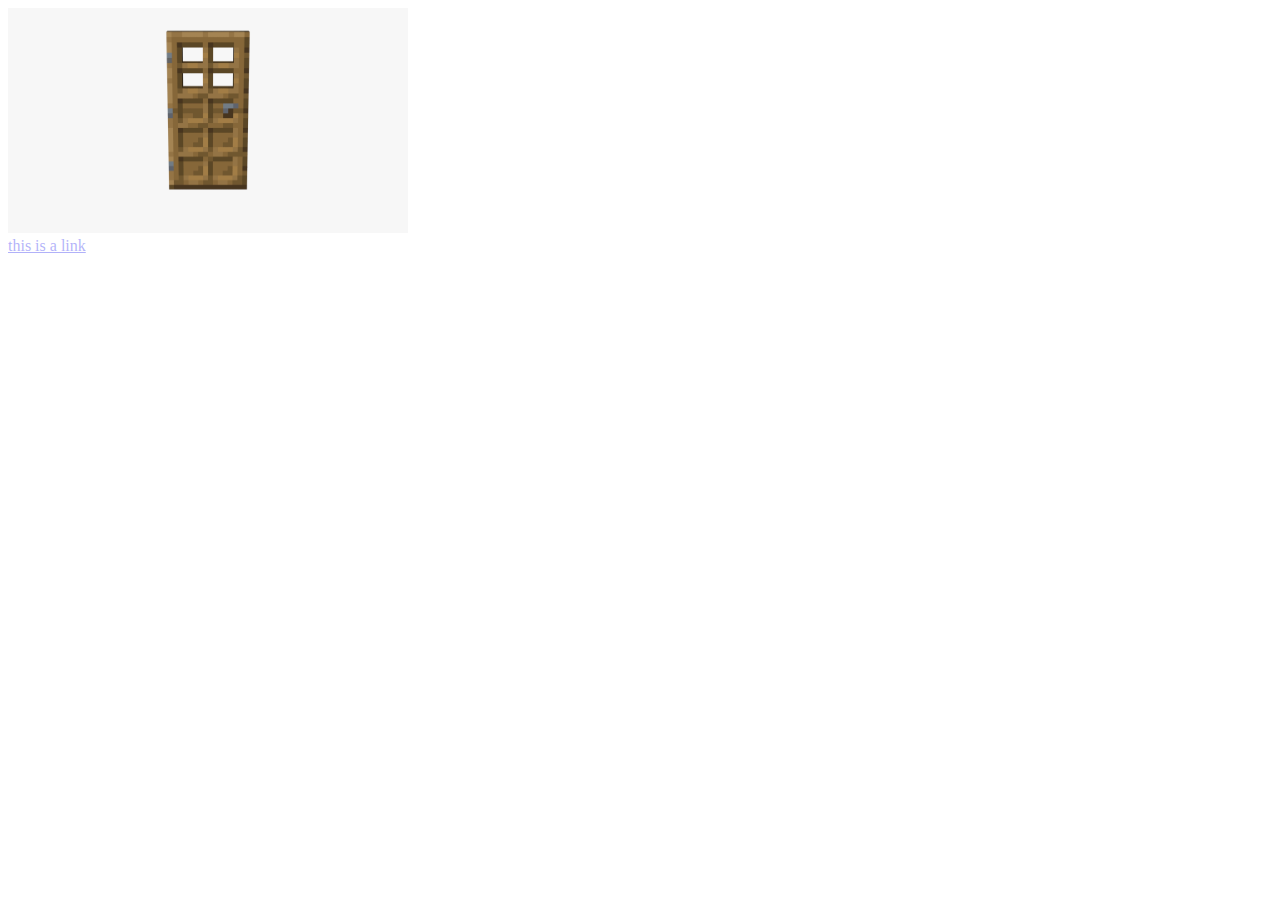
<file: HTML/day14/index.html>
<!DOCTYPE html>
<html lang="en">
<head>
    <meta charset="UTF-8">
    <meta name="viewport" content="width=device-width, initial-scale=1.0">
    <title>Document</title>
    <style>
        img{
            width: 400px;
            transition: transform 2s ease-in-out;
            transform: rotateY(0deg);
        }
        img:hover{
            transform: rotateY(90deg);
        }
        .tooltip{
            opacity: 0.3;
            transition: opacity 0.5s ease-in-out ;
        }
        a:hover .tooltip{
            opacity: 1;
        }
    </style>
</head>
<body>
    <div class="door">
        <img src="door.jpg" alt="">
    </div>

    <a href="www.google.com"><span class="tooltip">this is a link</span></a>

</body>
</html>
</file>
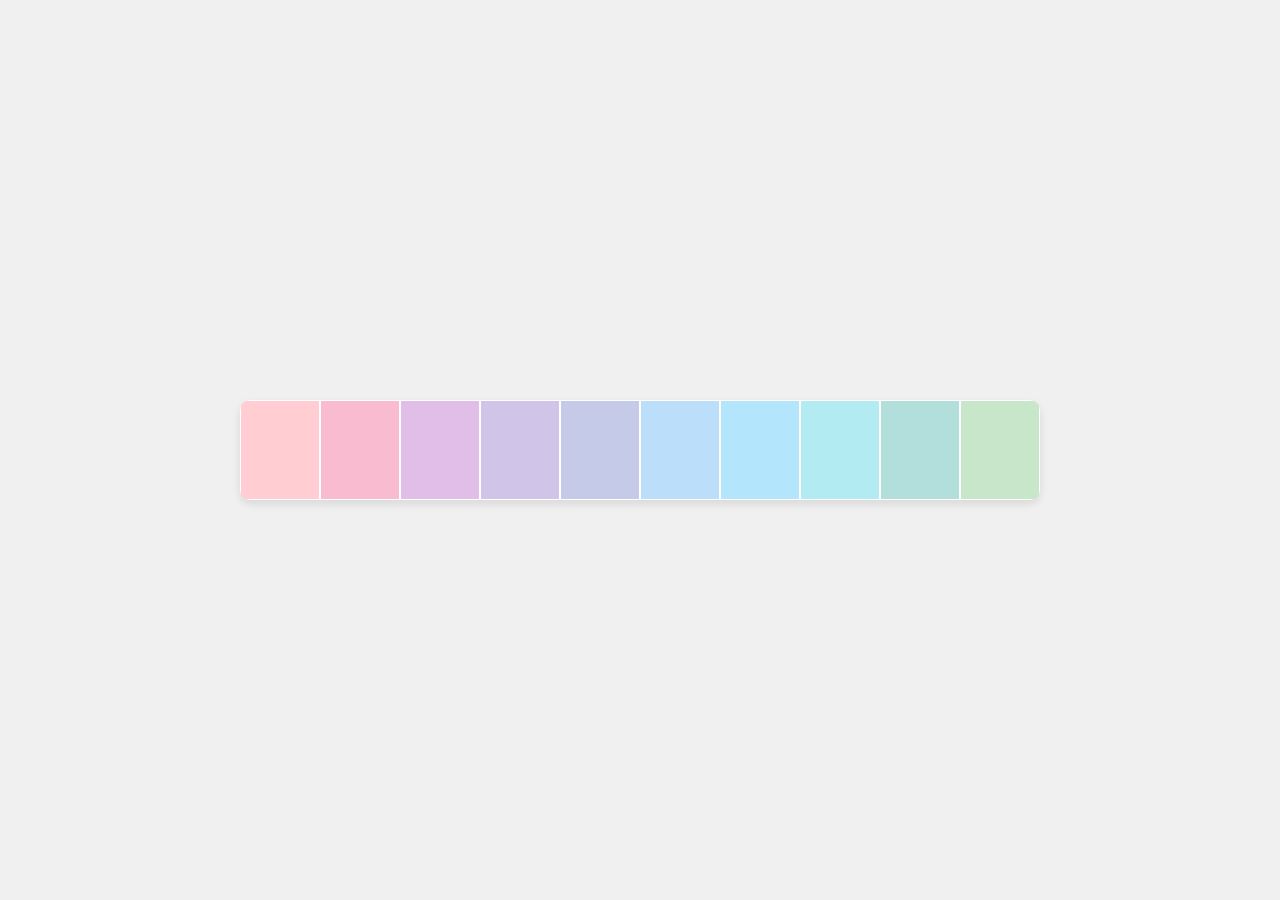
<file: HTML/temp/index.html>
<!DOCTYPE html>
<html lang="en">
<head>
    <meta charset="UTF-8">
    <meta name="viewport" content="width=device-width, initial-scale=1.0">
    <title>Color Palette</title>
    <style>
        body {
            margin: 0;
            display: flex;
            justify-content: center;
            align-items: center;
            height: 100vh;
            background-color: #f0f0f0;
        }

        .palette {
            display: flex;
            width: 90%;
            max-width: 800px;
            height: 100px;
            border-radius: 10px;
            overflow: hidden;
            box-shadow: 0 4px 8px rgba(0, 0, 0, 0.1);
        }

        .color-box {
            flex: 1;
            transition: flex-grow 0.3s ease;
            cursor: pointer;
            border: 1px solid #fff;
            box-sizing: border-box;
        }

        .color-box:hover {
            flex-grow: 2;
        }

        /* Add your desired colors here */
        .color-box:nth-child(1) { background-color: #FFCDD2; }
        .color-box:nth-child(2) { background-color: #F8BBD0; }
        .color-box:nth-child(3) { background-color: #E1BEE7; }
        .color-box:nth-child(4) { background-color: #D1C4E9; }
        .color-box:nth-child(5) { background-color: #C5CAE9; }
        .color-box:nth-child(6) { background-color: #BBDEFB; }
        .color-box:nth-child(7) { background-color: #B3E5FC; }
        .color-box:nth-child(8) { background-color: #B2EBF2; }
        .color-box:nth-child(9) { background-color: #B2DFDB; }
        .color-box:nth-child(10) { background-color: #C8E6C9; }
    </style>
</head>
<body>
    <div class="palette">
        <div class="color-box"></div>
        <div class="color-box"></div>
        <div class="color-box"></div>
        <div class="color-box"></div>
        <div class="color-box"></div>
        <div class="color-box"></div>
        <div class="color-box"></div>
        <div class="color-box"></div>
        <div class="color-box"></div>
        <div class="color-box"></div>
    </div>
</body>
</html>
</file>
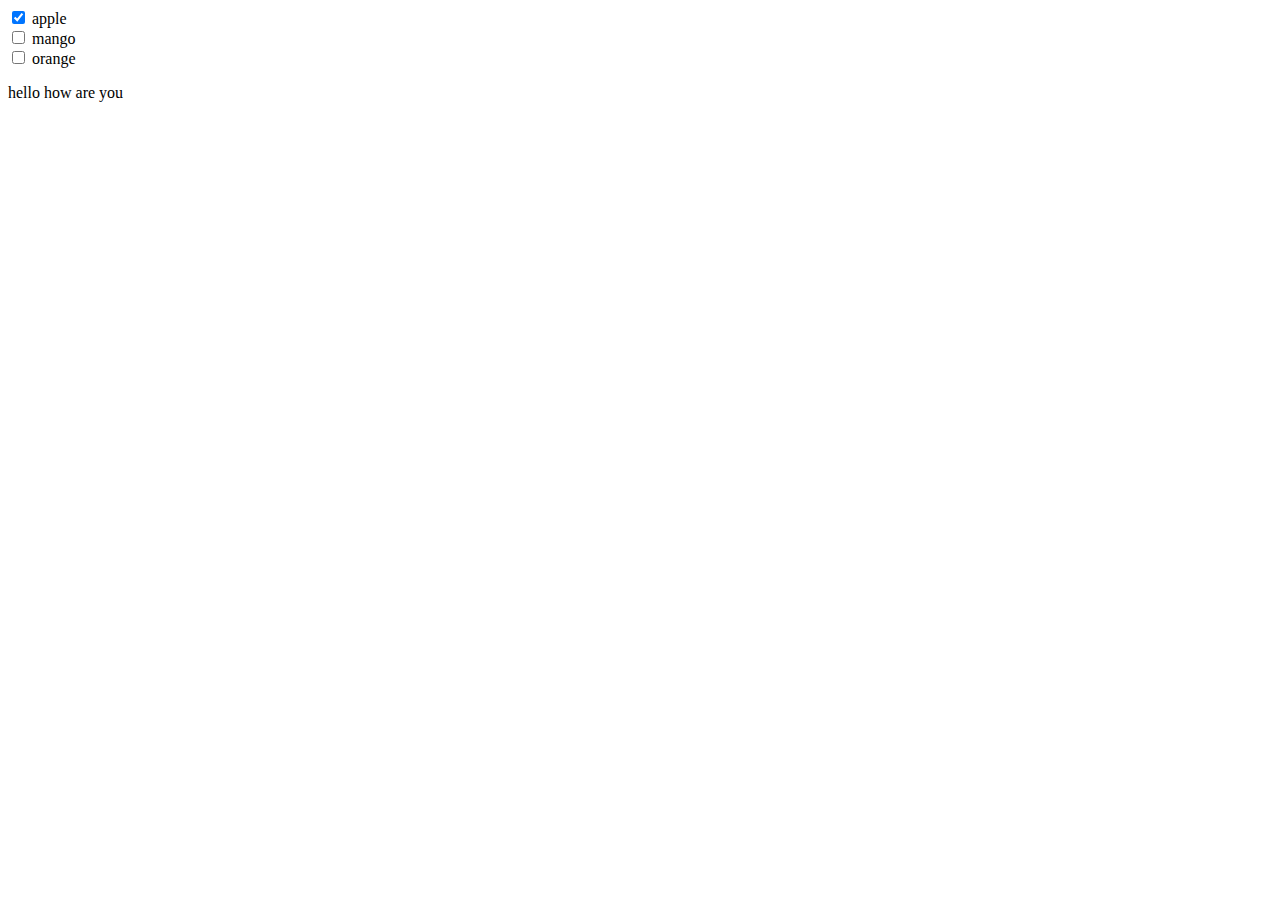
<file: HTML+JS/day13/day13/index.html>
<!DOCTYPE html>
<html lang="en">

<head>
    <meta charset="UTF-8">
    <meta name="viewport" content="width=device-width, initial-scale=1.0">
    <title>Document</title>

</head>

<body>
    <input type="checkbox" name="fruits" value="apple" checked="checked">
    <label for="apple">apple</label><br>
    <input type="checkbox" name="fruits" value="mango">
    <label for="mango">mango</label><br>
    <input type="checkbox" name="fruits" value="orange">
    <label for="orange">orange</label><br>
    <p id="myid">hello how are you</p>





    <script src="script.js"></script>




</body>


</html>
</file>
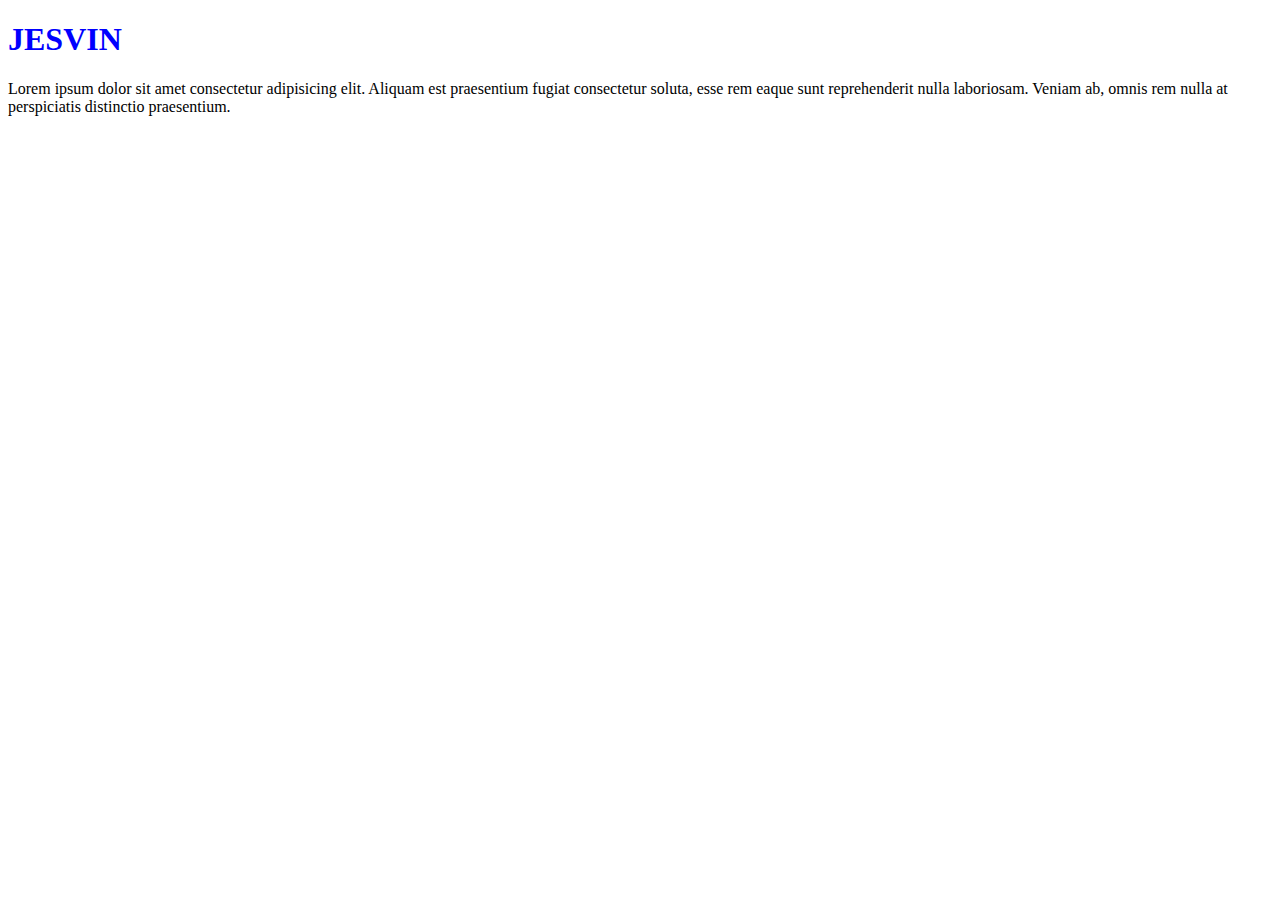
<file: HTML+JS/dom.html>
<!DOCTYPE html>
<html lang="en">

<head>
    <meta charset="UTF-8">
    <meta name="viewport" content="width=device-width, initial-scale=1.0">
    <title>Document</title>

</head>

<body>
    <h1 class="" id="jesvin">JESVIN</h1>

    <p class="para">Lorem ipsum dolor sit amet consectetur adipisicing elit. Aliquam est praesentium fugiat consectetur soluta, esse rem eaque sunt reprehenderit nulla laboriosam. Veniam ab, omnis rem nulla at perspiciatis distinctio praesentium.</p>

    <script src="dom.js"></script>

</body>

</html>
</file>
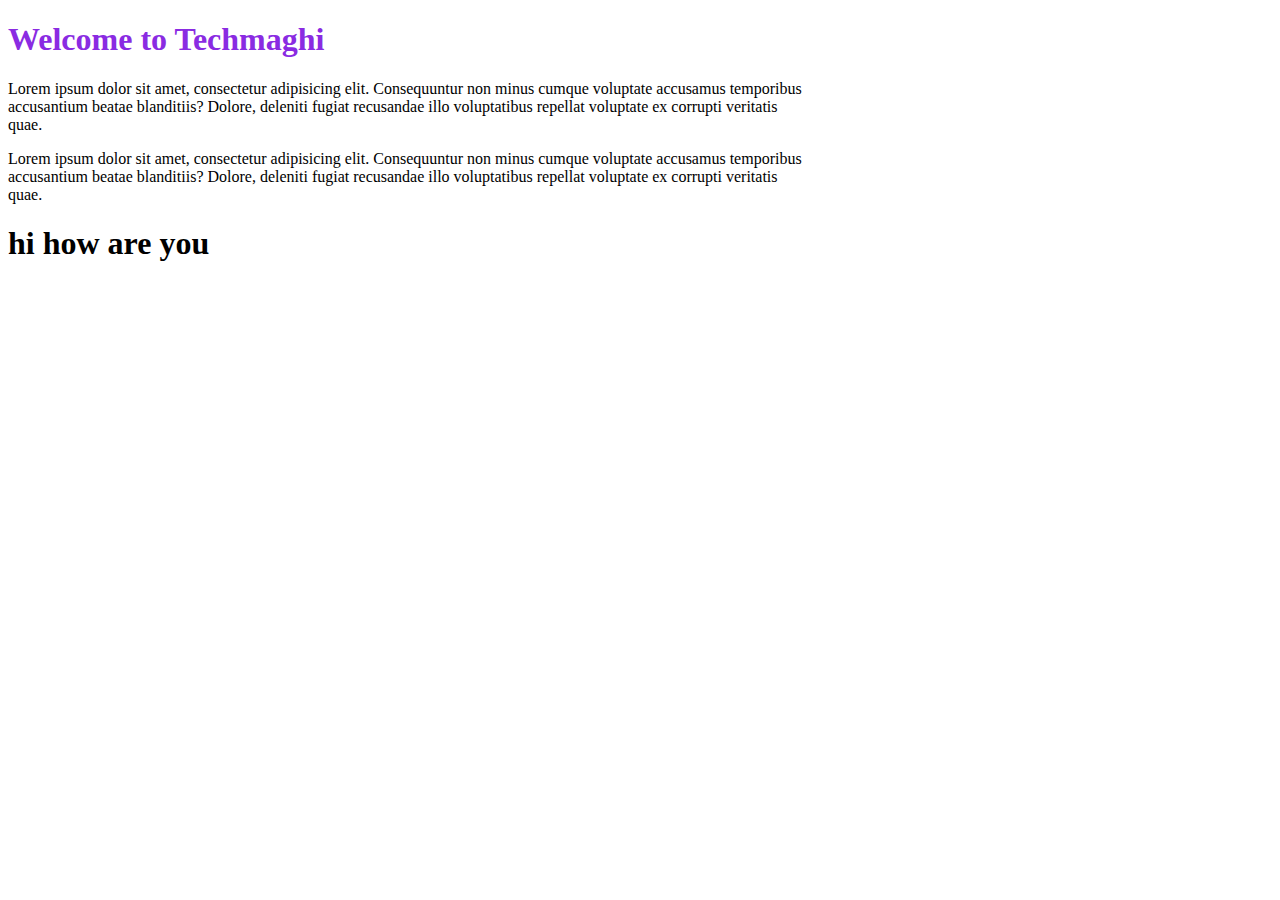
<file: HTML/day1/day1.html>
<!DOCTYPE html>
<html lang="en">
<head>
    <meta charset="UTF-8">
    <meta name="viewport" content="width=device-width, initial-scale=1.0">
    <title>njn padipi alla</title>
</head>
<body>
    <h1 style="color: blueviolet;">Welcome to Techmaghi</h1>
    <p style="width: 800px;">Lorem ipsum dolor sit amet, consectetur adipisicing elit. Consequuntur non minus cumque voluptate accusamus temporibus accusantium beatae blanditiis? Dolore, deleniti fugiat recusandae illo voluptatibus repellat voluptate ex corrupti veritatis quae.</p>    
    <p style="width: 800px;">Lorem ipsum dolor sit amet, consectetur adipisicing elit. Consequuntur non minus cumque voluptate accusamus temporibus accusantium beatae blanditiis? Dolore, deleniti fugiat recusandae illo voluptatibus repellat voluptate ex corrupti veritatis quae.</p>    
    <centre><h1>hi how are you</h1></centre>
</body>
</html>
</file>
<file: HTML/day10/style.css>
/* *{
    border: solid rgb(120, 120, 201) 1px;
} */

:root {
    --beige: #F2F0E8;
    --beige-text: #302c26;
    --olive: #3D4134;
    --olive-text: #dce0d2;
    --gray: #C0C0C0;
    --gray-text: #2e2e2e;
    --ice: #cadfea;
    --ice-text: #2a2d2e;

}

html {
    scroll-behavior: smooth;
}

body,
h1,
nav,
a,
img,
p {
    margin: 0;
    padding: 0;
    box-sizing: border-box;
    font-family: Baskerville, serif;
}

body::-webkit-scrollbar {
    display: none;
}


header {
    position: fixed;
    top: 0;
    left: 0;
    right: 0;
    z-index: 1000;
    display: flex;
    justify-content: space-between;
    align-items: center;
    padding: 15px 40px;
    background-color: #fff;
}

#logo {
    font-size: 1.8em;
    font-weight: bold;
    letter-spacing: 3px;
    color: #333;
}

nav {
    display: flex;
    gap: 20px;
    justify-content: center;
    position: relative;
    right: 0;
}

nav a {
    text-decoration: none;
    color: #555;
    font-size: 16px;
    padding: 8px 12px;
    transition: color 0.3s ease;
}

nav a:hover {
    color: #333;
}

.content {
    height: 500px;
    padding-left: 32px;

}

.content h1 {
    font-size: 8rem;
}

.content p {
    width: 60%;
    margin: 0 auto;
    padding: 32px;
    font-size: 1.2em;
}

.gallery {
    display: grid;
    width: 80%;
    margin: 0 auto;
  
    grid-template-columns: repeat(4, 1fr);
    gap: 10px;
    padding: 20px 0;
}

section {
    padding-top: 18%;
}

.grid-item {
    overflow: hidden;
    transition: transform 0.3s ease, box-shadow 0.3s ease, opacity 0.3s ease;
}

.grid-item img {
    width: 100%;
    height: 400px;
    object-fit: cover;
    display: block;
    transition: transform 0.3s ease;
}

.grid-item:hover img {
    transform: scale(1.02);
}


#beige {
    background-color: #F2F0E8;
    color: #302c26;
}

#olive {
    background-color: #3D4134;
    color: #dce0d2;
}

#gray {
    background-color: #C0C0C0;
    color: #2e2e2e;
}

#ice {
    background-color: #cadfea;
    color: #2a2d2e;
}
</file>
<file: HTML/day11/style.css>
/* *{
    border: solid 1px rgb(0, 0, 0);
} */

.first{
    width: 500px;
    box-sizing: border-box;
    padding: 15px;
    background-color: rgb(0, 106, 133);
    

}
.first p{
    border: 1px solid black;

}
.second{
    width: 500px;
    box-sizing: content-box;
    padding: 15px;
    background-color: rgb(255, 168, 76);
    
}
.second p{
    border: solid black 1px;
}
.third{
    width: 80%;
    margin-left: 25px;
}
</file>
<file: HTML/day12/style.css>
/* *{
    border: solid rgb(120, 120, 201) 1px;
} */


html {
    scroll-behavior: smooth;
}

body,
h1,
nav,
a,
img,
p {
    margin: 0;
    padding: 0;
    box-sizing: border-box;
    font-family: Baskerville, serif;
}

body::-webkit-scrollbar {
    display: none;
}


header {
    position: fixed;
    top: 0;
    left: 0;
    right: 0;
    z-index: 1000;
    display: flex;
    justify-content: space-between;
    align-items: center;
    padding: 15px 40px;
    background-color: #fff;
}

#logo {
    font-size: 1.8em;
    font-weight: bold;
    letter-spacing: 3px;
    color: #333;
}

nav {
    display: flex;
    gap: 20px;
    justify-content: center;
    position: relative;
    right: 0;
}

nav a {
    text-decoration: none;
    color: #555;
    font-size: 16px;
    padding: 8px 12px;
    transition: color 0.3s ease;
}

nav a:hover {
    color: #333;
}

.content {
    height: 500px;
    padding-left: 32px;

}

.content h1 {
    font-size: 8rem;
}

.content p {
    width: 60%;
    margin: 0 auto;
    padding: 32px;
    font-size: 1.2em;
}

.gallery {
    display: grid;
    width: 80%;
    margin: 0 auto;
  
    grid-template-columns: repeat(4, 1fr);
    gap: 10px;
    padding: 20px 0;
}

section {
    padding-top: 18%;
}

.grid-item {
    overflow: hidden;
    transition: transform 0.3s ease, box-shadow 0.3s ease, opacity 0.3s ease;
}

.grid-item img {
    width: 100%;
    height: 400px;
    object-fit: cover;
    display: block;
    transition: transform 0.3s ease;
}

.grid-item:hover img {
    transform: scale(1.02);
}


#beige {
    background-color: #F2F0E8;
    color: #302c26;
}

#olive {
    background-color: #3D4134;
    color: #dce0d2;
}

#gray {
    background-color: #C0C0C0;
    color: #2e2e2e;
}

#ice {
    background-color: #cadfea;
    color: #2a2d2e;
}
</file>
